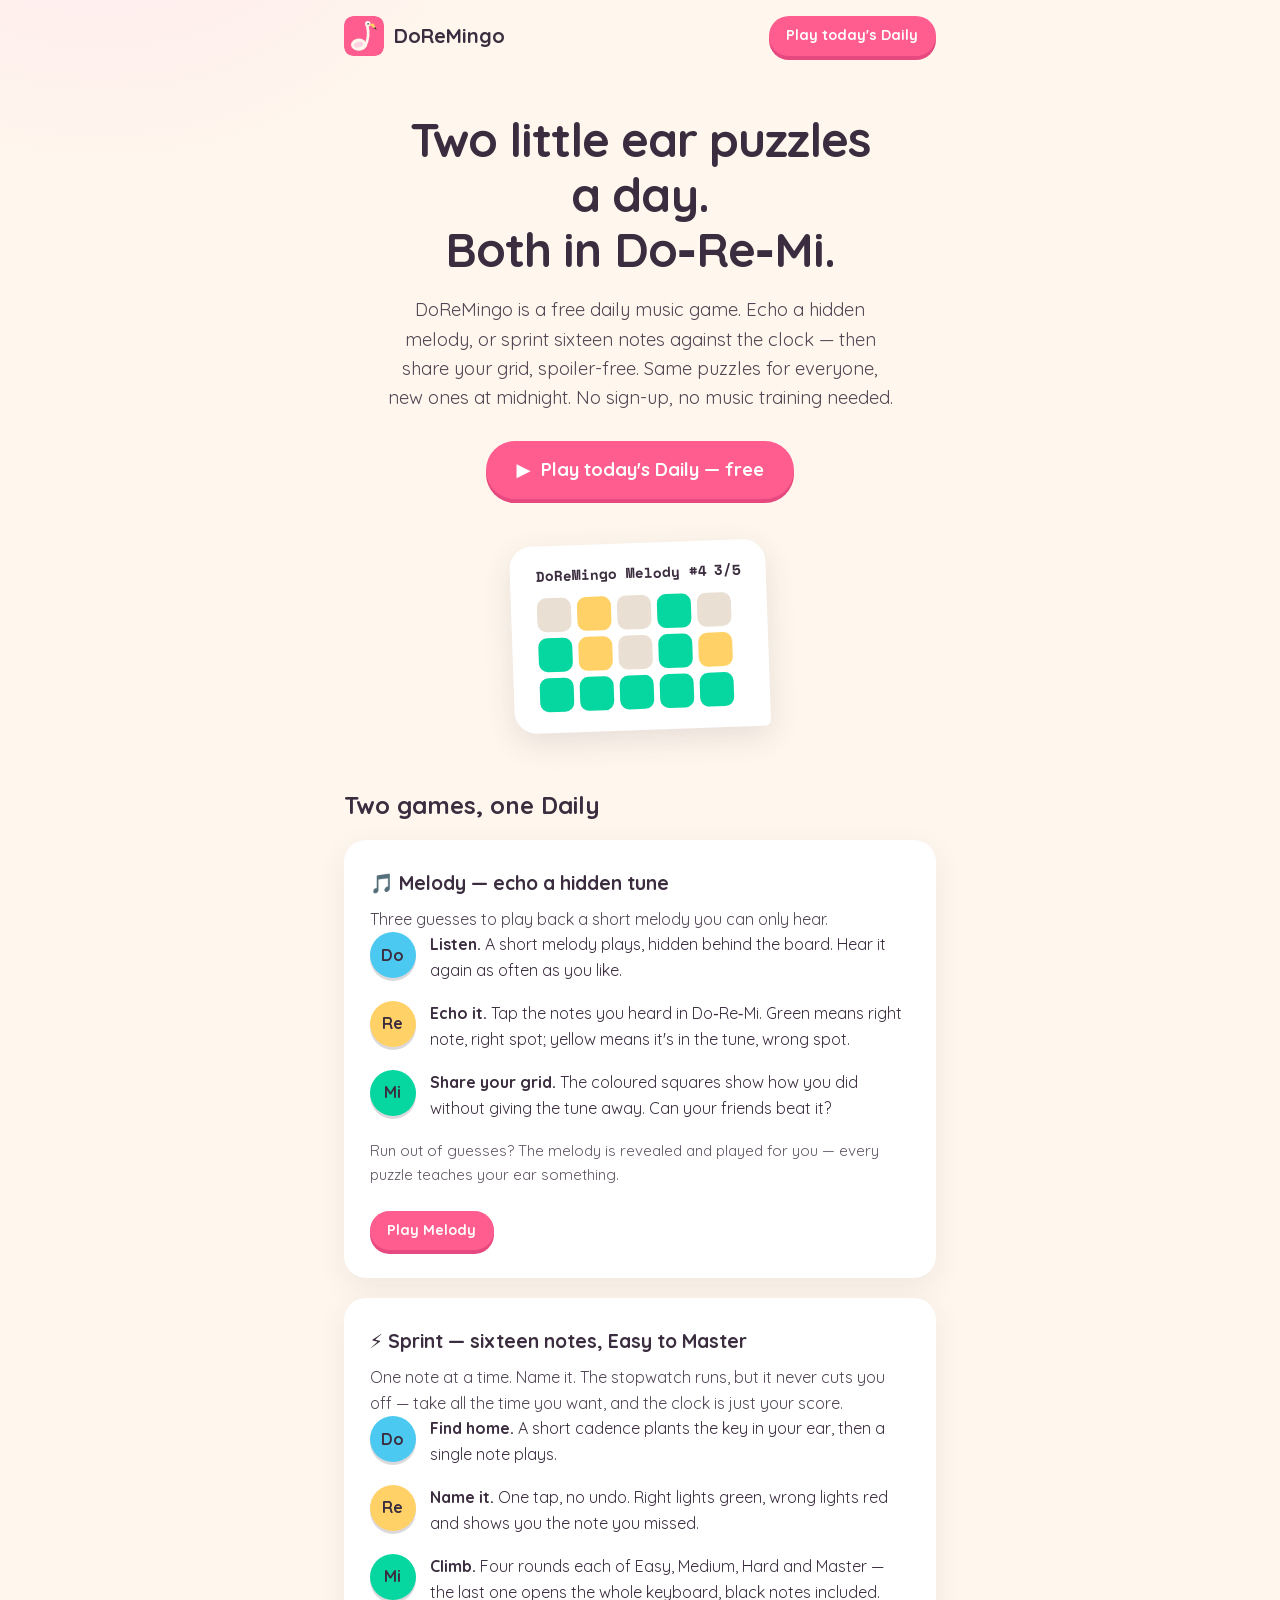
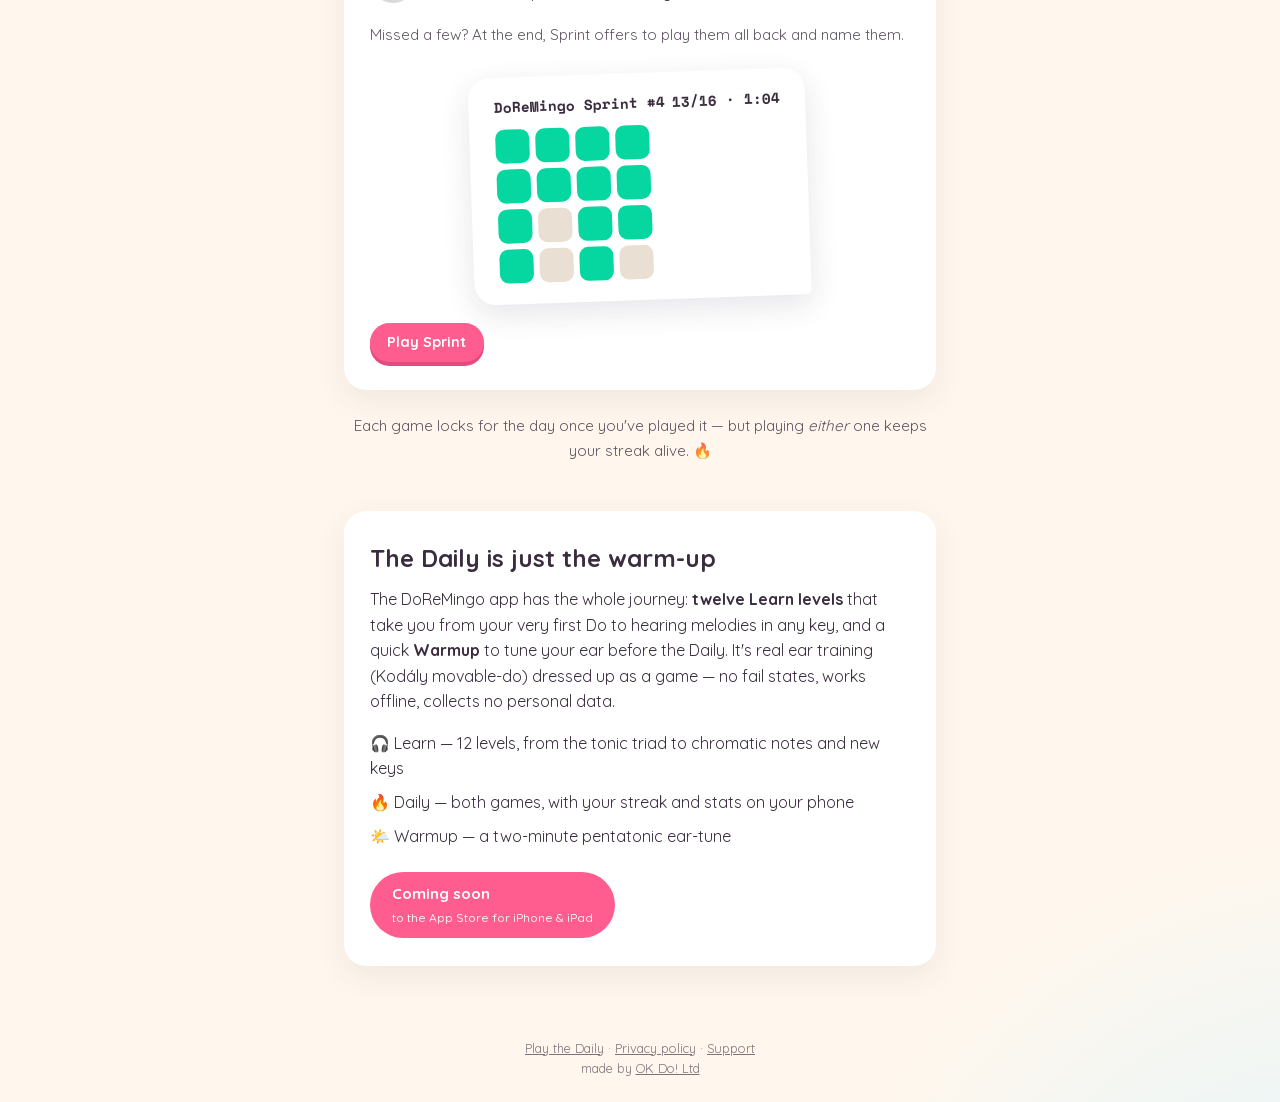
<file: index.html>
<!doctype html>
<html lang="en">
<head>
  <meta charset="utf-8">
  <meta name="viewport" content="width=device-width, initial-scale=1, viewport-fit=cover">
  <title>DoReMingo — two daily ear puzzles: Melody &amp; Sprint</title>
  <meta name="description" content="DoReMingo is a free daily music game. Echo a hidden melody, or sprint sixteen notes from Easy to Master — both in Do-Re-Mi, both the same for everyone, both new at midnight. No sign-up.">
  <link rel="canonical" href="https://www.doremingo.com/">
  <meta property="og:type" content="website">
  <meta property="og:site_name" content="DoReMingo">
  <meta property="og:title" content="DoReMingo — two little ear puzzles a day">
  <meta property="og:description" content="A free daily music game. Echo a hidden melody, or sprint sixteen notes against the clock. Share your grid — new puzzles at midnight.">
  <meta property="og:url" content="https://www.doremingo.com/">
  <meta property="og:image" content="https://www.doremingo.com/og-image.png">
  <meta property="og:image:width" content="1200">
  <meta property="og:image:height" content="630">
  <meta name="twitter:card" content="summary_large_image">
  <link rel="icon" href="flamingo.svg">
  <link rel="apple-touch-icon" href="icon-512.png">
  <meta name="theme-color" content="#fff7ed">
  <link rel="stylesheet" href="style.css">
  <script type="application/ld+json">
  {
    "@context": "https://schema.org",
    "@graph": [
      {
        "@type": "WebSite",
        "@id": "https://www.doremingo.com/#website",
        "url": "https://www.doremingo.com/",
        "name": "DoReMingo",
        "publisher": { "@id": "https://www.doremingo.com/#org" }
      },
      {
        "@type": "Organization",
        "@id": "https://www.doremingo.com/#org",
        "name": "OK Do! Ltd",
        "url": "https://www.okdo.co.uk/",
        "email": "hello@okdo.co.uk"
      },
      {
        "@type": "WebApplication",
        "name": "DoReMingo Daily",
        "url": "https://www.doremingo.com/daily/",
        "applicationCategory": "GameApplication",
        "operatingSystem": "Any (web browser)",
        "offers": { "@type": "Offer", "price": "0", "priceCurrency": "USD" },
        "description": "Two free daily music puzzles: Melody (echo a hidden tune back in Do-Re-Mi solfège) and Sprint (name sixteen single notes, Easy to Master, against a stopwatch). Shared by everyone each day, with Wordle-style spoiler-free sharing.",
        "genre": "Educational, Music",
        "publisher": { "@id": "https://www.doremingo.com/#org" }
      }
    ]
  }
  </script>
</head>
<body>

  <header class="top">
    <a class="brand" href="/">
      <img src="flamingo.svg" alt="" width="40" height="40">
      <span>DoReMingo</span>
    </a>
    <a class="pill pill-small" href="/daily/">Play today's Daily</a>
  </header>

  <main>
    <section class="hero">
      <h1>Two little ear puzzles a&nbsp;day.<br>Both in Do&#8209;Re&#8209;Mi.</h1>
      <p class="tagline">
        DoReMingo is a free daily music game. Echo a hidden melody, or sprint
        sixteen notes against the clock — then share your grid, spoiler-free.
        Same puzzles for everyone, new ones at midnight. No sign-up, no music
        training needed.
      </p>
      <a class="pill pill-big" href="/daily/">▶&nbsp; Play today's Daily — free</a>

      <figure class="share-card" aria-hidden="true">
        <figcaption class="share-line">DoReMingo Melody #4&ensp;3/5</figcaption>
        <div class="grid">
          <div class="row">
            <span class="tile grey"></span><span class="tile yellow"></span><span class="tile grey"></span><span class="tile green"></span><span class="tile grey"></span>
          </div>
          <div class="row">
            <span class="tile green"></span><span class="tile yellow"></span><span class="tile grey"></span><span class="tile green"></span><span class="tile yellow"></span>
          </div>
          <div class="row">
            <span class="tile green"></span><span class="tile green"></span><span class="tile green"></span><span class="tile green"></span><span class="tile green"></span>
          </div>
        </div>
      </figure>
    </section>

    <section class="how">
      <h2>Two games, one Daily</h2>
      <div class="games">

        <div class="game">
          <h3>🎵 Melody — echo a hidden tune</h3>
          <p class="game-lead">Three guesses to play back a short melody you can
          only hear.</p>
          <ol class="steps">
            <li>
              <span class="note-pill np-blue">Do</span>
              <div><strong>Listen.</strong> A short melody plays, hidden behind the
              board. Hear it again as often as you like.</div>
            </li>
            <li>
              <span class="note-pill np-yellow">Re</span>
              <div><strong>Echo it.</strong> Tap the notes you heard in Do&#8209;Re&#8209;Mi.
              Green means right note, right spot; yellow means it's in the tune,
              wrong spot.</div>
            </li>
            <li>
              <span class="note-pill np-green">Mi</span>
              <div><strong>Share your grid.</strong> The coloured squares show how
              you did without giving the tune away. Can your friends beat it?</div>
            </li>
          </ol>
          <p class="how-note">Run out of guesses? The melody is revealed and played
          for you — every puzzle teaches your ear something.</p>
          <a class="pill pill-small" href="/daily/melody/">Play Melody</a>
        </div>

        <div class="game">
          <h3>⚡ Sprint — sixteen notes, Easy to Master</h3>
          <p class="game-lead">One note at a time. Name it. The stopwatch runs,
          but it never cuts you off — take all the time you want, and the clock
          is just your score.</p>
          <ol class="steps">
            <li>
              <span class="note-pill np-blue">Do</span>
              <div><strong>Find home.</strong> A short cadence plants the key in
              your ear, then a single note plays.</div>
            </li>
            <li>
              <span class="note-pill np-yellow">Re</span>
              <div><strong>Name it.</strong> One tap, no undo. Right lights green,
              wrong lights red and shows you the note you missed.</div>
            </li>
            <li>
              <span class="note-pill np-green">Mi</span>
              <div><strong>Climb.</strong> Four rounds each of Easy, Medium, Hard
              and Master — the last one opens the whole keyboard, black notes
              included.</div>
            </li>
          </ol>
          <p class="how-note">Missed a few? At the end, Sprint offers to play
          them all back and name them.</p>

          <figure class="share-card" aria-hidden="true">
            <figcaption class="share-line">DoReMingo Sprint #4&ensp;13/16 · 1:04</figcaption>
            <div class="grid">
              <div class="row">
                <span class="tile green"></span><span class="tile green"></span><span class="tile green"></span><span class="tile green"></span>
              </div>
              <div class="row">
                <span class="tile green"></span><span class="tile green"></span><span class="tile green"></span><span class="tile green"></span>
              </div>
              <div class="row">
                <span class="tile green"></span><span class="tile grey"></span><span class="tile green"></span><span class="tile green"></span>
              </div>
              <div class="row">
                <span class="tile green"></span><span class="tile grey"></span><span class="tile green"></span><span class="tile grey"></span>
              </div>
            </div>
          </figure>

          <a class="pill pill-small" href="/daily/sprint/">Play Sprint</a>
        </div>

      </div>
      <p class="streak-note">Each game locks for the day once you've played it —
      but playing <em>either</em> one keeps your streak alive. 🔥</p>
    </section>

    <section class="app">
      <h2>The Daily is just the warm-up</h2>
      <p>
        The DoReMingo app has the whole journey: <strong>twelve Learn levels</strong>
        that take you from your very first Do to hearing melodies in any key, and a
        quick <strong>Warmup</strong> to tune your ear before the Daily. It's real
        ear training (Kodály movable-do) dressed up as a game — no fail states,
        works offline, collects no personal data.
      </p>
      <ul class="app-list">
        <li>🎧 Learn — 12 levels, from the tonic triad to chromatic notes and new keys</li>
        <li>🔥 Daily — both games, with your streak and stats on your phone</li>
        <li>🌤️ Warmup — a two-minute pentatonic ear-tune</li>
      </ul>
      <span class="badge">Coming soon <span class="sub">to the App&nbsp;Store for&nbsp;iPhone&nbsp;&amp;&nbsp;iPad</span></span>
    </section>
  </main>

  <footer>
    <a href="/daily/">Play the Daily</a> ·
    <a href="/privacy-policy/">Privacy policy</a> ·
    <a href="https://www.okdo.co.uk/doremingo/support/">Support</a><br>
    made by <a href="https://www.okdo.co.uk">OK Do! Ltd</a>
  </footer>

  <!-- Cloudflare Web Analytics --><script defer src='https://static.cloudflareinsights.com/beacon.min.js' data-cf-beacon='{"token": "d03b6b98727e47a8bb2796c9da7fa5ec"}'></script><!-- End Cloudflare Web Analytics -->
</body>
</html>
</file>
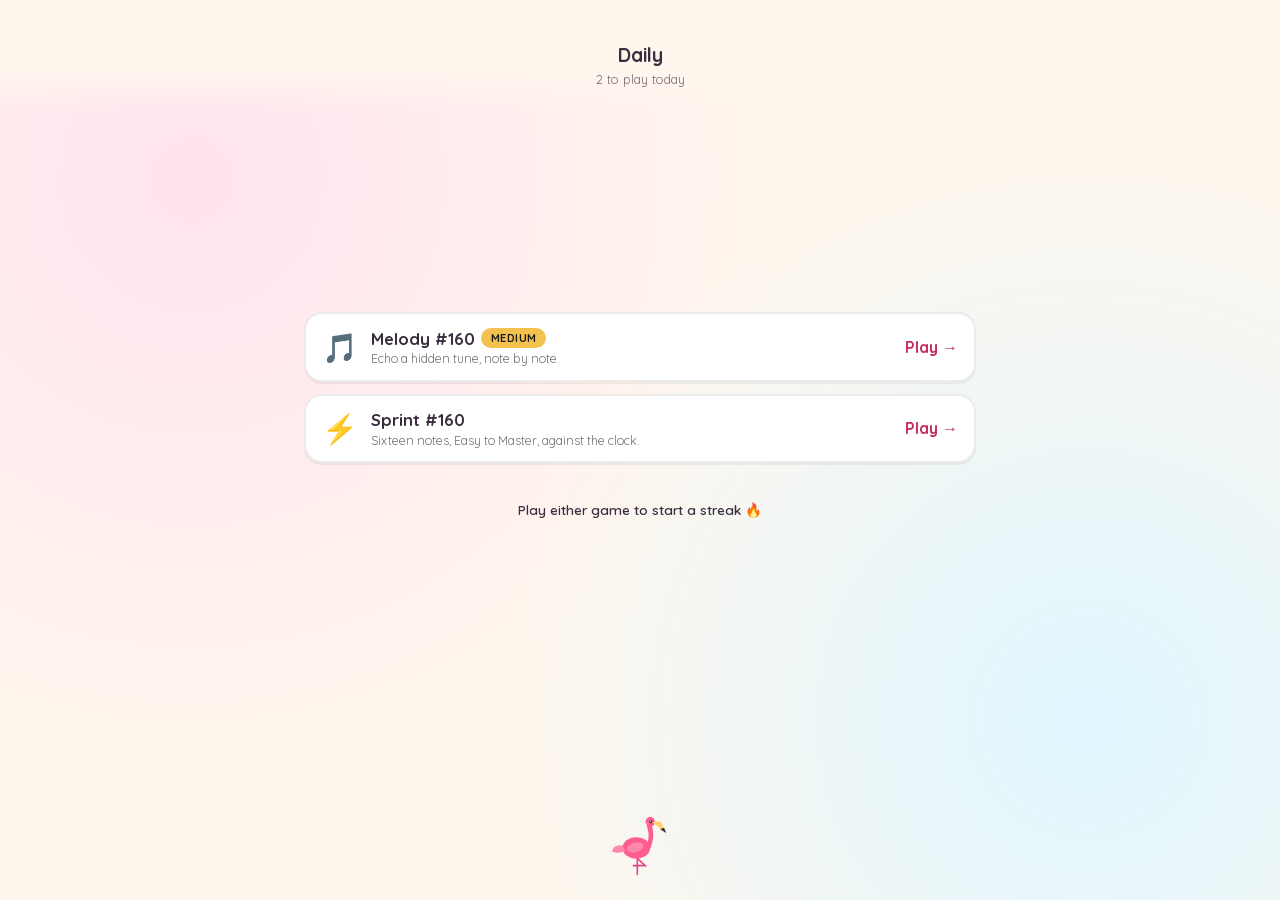
<file: daily/index.html>
<!doctype html>
<html lang="en">
<head>
  <meta charset="utf-8">
  <meta name="viewport" content="width=device-width, initial-scale=1, maximum-scale=1, user-scalable=no, viewport-fit=cover">

  <!-- The deploy root. Every asset below is relative to it, so the one shell
       serves every route: the app routes on real paths (js/main.js), which
       means this file is fetched from /daily/sprint/ as readily as /daily/,
       and "css/style.css" must not resolve against the route.
       "/" suits dev (repo root) and iOS (capacitor:// serves from "/");
       bin/publish-web.sh rewrites it to "/daily/" for the web deploy. -->
  <base href="/daily/">

  <!-- Which deploy this is. Stamped, never inferred: bin/publish-web.sh sets
       "daily-only" for www.doremingo.com/daily/ (Daily and nothing else); the
       app and dev keep "full".
       This used to be guessed from the URL (`/^\/daily/` on the pathname),
       which worked only while routes lived in the hash and the pathname stood
       still. Once /daily/sprint/ became a real route, "served under /daily/"
       and "currently routed to /daily/" became the same string — and the full
       app hid its own Learn tab on any refresh under /daily/. -->
  <meta name="deploy" content="daily-only">

  <!-- route-meta:start — one shell, one card per route. bin/publish-web.sh
       swaps this whole block when it stamps /daily/melody/ and /daily/sprint/,
       so each game unfurls its own preview. Defaults describe the shelf. -->
  <title>DoReMingo Daily — two free daily ear puzzles</title>
  <meta name="description" content="Two daily music puzzles in Do-Re-Mi: echo a hidden melody, or name sixteen notes from Easy to Master against the clock. Same puzzles for everyone, new ones at midnight. Free in your browser — no sign-up, no music training needed.">
  <link rel="canonical" href="https://www.doremingo.com/daily/">
  <meta property="og:type" content="website">
  <meta property="og:site_name" content="DoReMingo">
  <meta property="og:title" content="DoReMingo Daily — two little ear puzzles a day 🦩">
  <meta property="og:description" content="Echo a hidden melody, or sprint sixteen notes against the clock. Share your grid, spoiler-free — new puzzles at midnight, the same for everyone.">
  <meta property="og:url" content="https://www.doremingo.com/daily/">
  <meta property="og:image" content="https://www.doremingo.com/og-image.png">
  <meta property="og:image:width" content="1200">
  <meta property="og:image:height" content="630">
  <meta name="twitter:card" content="summary_large_image">
  <!-- route-meta:end -->

  <link rel="icon" href="assets/favicon.svg">
  <link rel="apple-touch-icon" href="assets/icon-180.png">
  <link rel="manifest" href="manifest.webmanifest">
  <meta name="theme-color" content="#ff5d8f">
  <script>
  // Boot-failure surface. If anything throws before the app boots (old browser
  // that can't parse the module, blocked storage, a failed script/CSS fetch),
  // the page stays blank with the error swallowed — this shows it instead, with
  // a mailto so players can forward it. ES5 on purpose: it must parse on the
  // very browsers whose module parse just failed. main.js sets
  // window.__doremingoBooted when it finishes; errors after that are the app's
  // own problem and stay off this overlay.
  (function () {
    var shown = false;
    function show(message) {
      if (shown || window.__doremingoBooted) return;
      shown = true;
      var detail = message
        + '\n\nPage: ' + location.href
        + '\nBrowser: ' + navigator.userAgent;
      var box = document.createElement('div');
      box.id = 'boot-error';
      box.setAttribute('style', 'position:fixed;left:0;top:0;right:0;bottom:0;z-index:9999;overflow:auto;background:#fff;color:#3a2b33;font-family:system-ui,sans-serif;padding:40px 24px;text-align:center;');
      var h = document.createElement('h1');
      h.setAttribute('style', 'font-size:1.25rem;margin:0 0 12px;');
      h.appendChild(document.createTextNode('🦩 Oops — DoReMingo could not start'));
      var p = document.createElement('p');
      p.setAttribute('style', 'margin:0 0 16px;');
      p.appendChild(document.createTextNode('Something went wrong loading the game on this browser. Please email us this error so we can fix it:'));
      var pre = document.createElement('pre');
      pre.setAttribute('style', 'white-space:pre-wrap;word-break:break-word;text-align:left;background:#ffe3ee;border-radius:10px;padding:12px;font-size:0.78rem;max-width:480px;margin:0 auto 16px;');
      pre.appendChild(document.createTextNode(detail));
      var a = document.createElement('a');
      a.href = 'mailto:doremingo@okdo.co.uk?subject=' + encodeURIComponent('DoReMingo error report')
        + '&body=' + encodeURIComponent(detail);
      a.setAttribute('style', 'display:inline-block;color:#c9184a;font-weight:700;');
      a.appendChild(document.createTextNode('Email doremingo@okdo.co.uk'));
      box.appendChild(h);
      box.appendChild(p);
      box.appendChild(pre);
      box.appendChild(a);
      // On <html>, not <body>: exists before <body> parses and sits outside any
      // body styling (e.g. the opacity fade-in) that could hide it.
      document.documentElement.appendChild(box);
    }
    window.addEventListener('error', function (e) {
      var t = e && e.target;
      // Capture-phase resource failures: only the ones that blank the app
      // (the module script, the stylesheet) — not icons or audio samples.
      if (t && t !== window && (t.src || t.href)) {
        var tag = t.tagName;
        // Analytics beacon is optional — blocked by adblockers, must never
        // trip the boot overlay.
        if (t.src && t.src.indexOf('cloudflareinsights.com') !== -1) return;
        if (tag === 'SCRIPT' || (tag === 'LINK' && t.rel === 'stylesheet')) {
          show('Failed to load: ' + (t.src || t.href));
        }
        return;
      }
      if (e && e.message) {
        // Bare "Script error." with no filename is a cross-origin script the
        // page never loaded (Safari extensions, content blockers). Not ours,
        // carries zero detail — ignore, or it hijacks a working boot.
        if (!e.filename && /^Script error\.?$/.test(e.message)) return;
        show(e.message + (e.filename ? '\n' + e.filename + ':' + e.lineno : ''));
      }
    }, true);
    window.addEventListener('unhandledrejection', function (e) {
      var r = e && e.reason;
      show((r && (r.stack || r.message)) || String(r));
    });
  })();
  </script>
  <link rel="stylesheet" href="css/style.css">
  <script type="application/ld+json">
  {
    "@context": "https://schema.org",
    "@type": "WebApplication",
    "name": "DoReMingo Daily",
    "url": "https://www.doremingo.com/daily/",
    "applicationCategory": "GameApplication",
    "operatingSystem": "Any (web browser)",
    "offers": { "@type": "Offer", "price": "0", "priceCurrency": "USD" },
    "description": "A free daily music puzzle: hear a hidden melody and echo it back in Do-Re-Mi solfège. One shared puzzle a day, spoiler-free sharing, grounded in functional ear training (Kodály movable-do).",
    "genre": "Educational, Music"
  }
  </script>
</head>
<body>
  <main id="app">
    <section id="home-screen" class="screen">
      <button id="menu-btn" class="menu-btn" aria-label="More options" aria-haspopup="true" aria-expanded="false">
        <svg viewBox="0 0 24 24" aria-hidden="true" fill="currentColor"><circle cx="5" cy="12" r="2"/><circle cx="12" cy="12" r="2"/><circle cx="19" cy="12" r="2"/></svg>
      </button>
      <div id="menu-scrim" class="menu-scrim" hidden></div>
      <nav id="menu-popover" class="menu-popover" hidden>
        <button id="menu-tutorial" class="menu-item"><span class="menu-icon"><svg viewBox="0 0 24 24" aria-hidden="true" fill="none" stroke="currentColor" stroke-width="2" stroke-linecap="round" stroke-linejoin="round"><path d="M3 9l9-4 9 4-9 4-9-4z"/><path d="M7 11.2v3.3c0 1.2 2.2 2.2 5 2.2s5-1 5-2.2v-3.3"/><path d="M21 9v4"/></svg></span>Tutorial</button>
        <button id="menu-how" class="menu-item"><span class="menu-icon"><svg viewBox="0 0 24 24" aria-hidden="true" fill="none" stroke="currentColor" stroke-width="2" stroke-linecap="round" stroke-linejoin="round"><circle cx="12" cy="12" r="9"/><path d="M12 11v5"/><path d="M12 7.6h.01"/></svg></span>How it works</button>
        <button id="menu-notes" class="menu-item"><span class="menu-icon"><svg viewBox="0 0 24 24" aria-hidden="true" fill="none" stroke="currentColor" stroke-width="2" stroke-linecap="round" stroke-linejoin="round"><path d="M9 17V5l10-2v12"/><ellipse cx="6.5" cy="17" rx="2.5" ry="2"/><ellipse cx="16.5" cy="15" rx="2.5" ry="2"/></svg></span>Note reference</button>
        <button id="menu-reminders" class="menu-item" hidden><span class="menu-icon"><svg viewBox="0 0 24 24" aria-hidden="true" fill="none" stroke="currentColor" stroke-width="2" stroke-linecap="round" stroke-linejoin="round"><path d="M18 8a6 6 0 1 0-12 0c0 7-3 8-3 8h18s-3-1-3-8"/><path d="M13.7 20a2 2 0 0 1-3.4 0"/></svg></span><span id="menu-reminders-label">Daily reminder</span></button>
        <a id="menu-contact" class="menu-item" href="mailto:doremingo@okdo.co.uk"><span class="menu-icon"><svg viewBox="0 0 24 24" aria-hidden="true" fill="none" stroke="currentColor" stroke-width="2" stroke-linecap="round" stroke-linejoin="round"><rect x="3" y="5" width="18" height="14" rx="2"/><path d="m3 7 9 6 9-6"/></svg></span>Contact</a>
        <button id="menu-reset" class="menu-item danger"><span class="menu-icon"><svg viewBox="0 0 24 24" aria-hidden="true" fill="none" stroke="currentColor" stroke-width="2" stroke-linecap="round" stroke-linejoin="round"><path d="M19.5 13a7.5 7.5 0 1 1-1.8-5.6"/><path d="M18 3v5h-5"/></svg></span>Reset progress</button>
      </nav>
      <div id="home-mascot" class="mascot mascot-lg"></div>
      <h1 class="wordmark"><span class="wm-solfege">DoReMi</span><span class="wm-ngo">ngo</span></h1>
      <p class="tagline">Hear a note. Feel where it lives.</p>
      <p id="journey" class="status"></p>
      <div id="level-list" class="level-list"></div>
      <p id="load-status" class="status" hidden>Warming up the piano…</p>
      <p id="warmup-status" class="status" hidden>Warming up the piano…</p>

      <p id="version-tag" class="footer"></p>
    </section>

    <section id="about-screen" class="screen screen-tall" hidden>
      <header class="quiz-header">
        <button id="about-back-btn" class="back-btn" aria-label="back to all levels">
          <svg viewBox="0 0 24 24" aria-hidden="true"><path d="M15 5 L8 12 L15 19" stroke="currentColor" stroke-width="2.6" fill="none" stroke-linecap="round" stroke-linejoin="round"/></svg>
        </button>
      </header>
      <article class="about">
        <h2>What is DoReMingo?</h2>
        <p>DoReMingo is a free ear-training game that teaches you to recognise musical notes by ear — the skill behind playing songs without sheet music, improvising, and singing in tune. No musical education needed: the game explains everything as you go, and it works right in your browser, on your phone or computer.</p>

        <h2>How does it work?</h2>
        <p>Each round, a short chord pattern shows your ear where <em>home</em> is — the key. Then one mystery note plays, and you say which note it was: Do, Re, Mi and friends. After every answer, the note audibly walks back home step by step, so your ear learns the note's character whether you guessed right or not. Levels start with just three notes and grow gently to every note, minor keys, changing keys and short melodies.</p>

        <h2>The philosophy</h2>
        <p>DoReMingo is built on <strong>functional ear training</strong> — the Kodály movable-do tradition used in real music education. Instead of memorising pitch names (near-impossible for adults) or drilling abstract intervals, you learn how each note <em>feels</em> relative to the key: Re leans down, Ti pulls up, Do rests. That relative skill transfers directly to real music in any key — exactly how experienced musicians hear.</p>
        <p>And because practice only works if you come back: no lives, no fail states, no punishments. Wrong answers teach you the same way right ones do. Just a happy flamingo, bright colours, and your ear getting sharper one note at a time.</p>
      </article>
    </section>

    <section id="notes-screen" class="screen screen-tall" hidden>
      <header class="quiz-header">
        <button id="notes-back-btn" class="back-btn" aria-label="back to all levels">
          <svg viewBox="0 0 24 24" aria-hidden="true"><path d="M15 5 L8 12 L15 19" stroke="currentColor" stroke-width="2.6" fill="none" stroke-linecap="round" stroke-linejoin="round"/></svg>
        </button>
      </header>
      <h2 class="notes-title">The notes 🎵</h2>
      <p class="tagline">Tap a note to hear it — or walk it home.</p>
      <div id="notes-list" class="notes-list"></div>
    </section>

    <section id="theory-screen" class="screen screen-tall" hidden>
      <header class="quiz-header">
        <button id="theory-back-btn" class="back-btn" aria-label="back to all levels">
          <svg viewBox="0 0 24 24" aria-hidden="true"><path d="M15 5 L8 12 L15 19" stroke="currentColor" stroke-width="2.6" fill="none" stroke-linecap="round" stroke-linejoin="round"/></svg>
        </button>
      </header>
      <h2 id="theory-title"></h2>
      <div id="theory-body" class="theory-body"></div>
      <button id="theory-next-btn" class="big-btn">Let’s play</button>
    </section>

    <section id="meet-screen" class="screen" hidden>
      <h2 id="meet-title"></h2>
      <p id="meet-body" class="tagline"></p>
      <div id="meet-stage" class="degrees"></div>
      <p id="meet-walk" class="walk" aria-label="resolution walk"></p>
      <button id="meet-next-btn" class="big-btn">Next</button>
      <button id="meet-skip-btn" class="big-btn secondary">Skip</button>
      <p id="meet-help" class="meet-help" hidden></p>
    </section>

    <section id="quiz-screen" class="screen screen-app quiz-screen" hidden>
      <header class="quiz-header">
        <button id="home-btn" class="back-btn" aria-label="back to all levels">
          <svg viewBox="0 0 24 24" aria-hidden="true"><path d="M15 5 L8 12 L15 19" stroke="currentColor" stroke-width="2.6" fill="none" stroke-linecap="round" stroke-linejoin="round"/></svg>
        </button>
        <div class="bar-track" aria-label="level progress">
          <div id="bar-fill" class="bar-fill"></div>
        </div>
      </header>
      <p id="level-title" class="status"></p>

      <div class="quiz-main">
        <p id="prompt" class="prompt">Listen…</p>
        <div id="answer-slots" class="slots" hidden></div>
        <div id="degree-buttons" class="degrees"></div>
        <p id="walk" class="walk" aria-label="resolution walk"></p>
        <div class="replays">
          <button id="replay-note-btn" class="chip-btn" disabled>🔁 Hear it again</button>
          <button id="replay-cadence-btn" class="chip-btn" disabled>🏠 Hear home</button>
          <button id="backspace-btn" class="chip-btn" hidden>⌫ Undo</button>
        </div>
      </div>

      <div class="mascot-stage">
        <p id="feedback" class="feedback" aria-live="polite"></p>
        <div id="quiz-mascot" class="mascot mascot-sm"></div>
      </div>
      <p class="status kbd-hint">Keys: 1–7 answer · space replays · C plays home</p>
    </section>

    <!-- The Daily picker — the shelf. Each game has its own day lock; the streak
         below is Daily-wide and any one game keeps it alive (ADR-0004). -->
    <section id="picker-screen" class="screen screen-app" hidden>
      <header class="quiz-header titled">
        <button id="picker-back-btn" class="back-btn" aria-label="back to the levels">
          <svg viewBox="0 0 24 24" aria-hidden="true"><path d="M15 5 L8 12 L15 19" stroke="currentColor" stroke-width="2.6" fill="none" stroke-linecap="round" stroke-linejoin="round"/></svg>
        </button>
        <div class="daily-headline">
          <span id="picker-title" class="daily-title">Daily</span>
          <span id="picker-sub" class="daily-sub"></span>
        </div>
      </header>

      <div class="daily-main">
        <div id="picker-cards" class="picker-cards"></div>
        <p id="picker-streak" class="picker-streak" aria-live="polite"></p>
      </div>

      <div class="mascot-stage">
        <div id="picker-mascot" class="mascot mascot-sm"></div>
      </div>
    </section>

    <!-- Daily Sprint — sixteen one-tap Questions climbing Easy → Medium → Hard → Master.
         The clock scores the run; it never cuts it off (ADR-0004). -->
    <section id="sprint-screen" class="screen screen-app" hidden>
      <header class="quiz-header titled">
        <button id="sprint-back-btn" class="back-btn" aria-label="leave the sprint">
          <svg viewBox="0 0 24 24" aria-hidden="true"><path d="M15 5 L8 12 L15 19" stroke="currentColor" stroke-width="2.6" fill="none" stroke-linecap="round" stroke-linejoin="round"/></svg>
        </button>
        <div class="daily-headline">
          <span id="sprint-title" class="daily-title">Sprint</span>
          <span id="sprint-tier" class="daily-tier" hidden></span>
          <span id="sprint-sub" class="daily-sub"></span>
        </div>
        <div class="sprint-meters header-action">
          <span id="sprint-clock" class="sprint-clock">0:00</span>
          <span id="sprint-progress" class="sprint-progress"></span>
        </div>
        <button id="sprint-help-btn" class="menu-btn sprint-help-btn header-action" aria-label="How to play">
          <svg viewBox="0 0 24 24" aria-hidden="true" fill="none" stroke="currentColor" stroke-width="2" stroke-linecap="round" stroke-linejoin="round"><circle cx="12" cy="12" r="9"/><path d="M12 11v5"/><path d="M12 7.6h.01"/></svg>
        </button>
      </header>

      <div id="sprint-help-dialog" class="help-overlay" hidden>
        <div class="help-dialog" role="dialog" aria-modal="true" aria-label="How to play Sprint">
          <h2>How to play Sprint</h2>
          <p>Sixteen notes, one tap each. Hear a note, tap which one it was in Do-Re-Mi.</p>
          <p>You'll hear <b>home</b> 🏠 first — a short chord pattern that shows your ear where the key sits. Every note after that is heard against it.</p>
          <p><b>It gets harder in fours.</b> Four notes from five (<b>Easy</b>), then Ti joins (<b>Medium</b>), then Fa (<b>Hard</b>), and finally the <b>whole keyboard</b> — black keys and all (<b>Master</b>). More keys light up each time, and home replays so you can re-find your feet.</p>
          <p>Master is meant to be hard. Miss the lot and you've still got twelve — it's a bonus row, not a wall.</p>
          <p>The grid fills as you go — green for right, grey for missed — and shows where you are.</p>
          <p><b>The clock never stops you.</b> It times your run for the score, but no note ever runs out: think as long as you like, and replay it as often as you like.</p>
          <p>At the end you can hear the ones you missed, each played and walked back home. Then share your grid — it gives nothing away.</p>
          <button id="sprint-help-close" class="big-btn">Got it</button>
        </div>
      </div>

      <p id="sprint-status" class="status" hidden></p>

      <!-- Practice-only coach bubble: home → one note → your task. -->
      <div id="sprint-tour" class="coach-bubble" role="status" aria-live="polite" hidden>
        <p id="sprint-tour-text"></p>
        <button id="sprint-tour-btn" class="big-btn"></button>
        <button id="sprint-tour-skip" class="tour-skip">Skip the tour</button>
      </div>

      <!-- The grid comes FIRST and never hides, so it anchors the layout: the
           play row, keyboard and result all swap out beneath it and the screen
           doesn't jump between playing and finished. -->
      <div class="daily-main sprint-main">
        <!-- The live grid: one lane per Tier, filling as you go. Doubles as the
             "where am I" marker during the run and the map during the Reveal —
             and it's the same shape the shared result grid pastes as. -->
        <div id="sprint-board" class="daily-board sprint-board" aria-label="your run"></div>

        <div id="sprint-play" class="daily-play">
          <button id="sprint-start-btn" class="big-btn">▶ Start the Sprint</button>
          <button id="sprint-replay-btn" class="big-btn secondary" hidden>🔁 Hear it again</button>
        </div>

        <div id="sprint-degree-buttons" class="degrees daily-palette"></div>

        <div class="daily-practice-row">
          <button id="sprint-practice-btn" class="chip-btn" hidden>🎓 Practice run</button>
        </div>

        <!-- The Reveal runs outside the result card: it walks the missed notes
             home one at a time, with the keyboard still on screen to light up. -->
        <p id="sprint-reveal" class="daily-reveal" aria-live="polite" hidden></p>

        <!-- End of the run: the Reveal is offered, never forced (ADR-0004). -->
        <div id="sprint-finish" class="daily-play" hidden>
          <button id="sprint-reveal-btn" class="big-btn">🔁 Hear what you missed</button>
          <button id="sprint-results-btn" class="big-btn secondary">See results</button>
        </div>

        <div id="sprint-result" class="daily-result" hidden>
          <h2 id="sprint-result-title"></h2>
          <div id="sprint-stats" class="daily-stats"></div>
          <button id="sprint-share-btn" class="big-btn">Share result</button>
          <!-- Second door to the same Reveal: taking "See results" first (or
               coming back tomorrow-morning-brain) shouldn't lose the teaching. -->
          <button id="sprint-result-reveal-btn" class="big-btn secondary" hidden>🔁 Hear what you missed</button>
          <p id="sprint-share-status" class="status" aria-live="polite"></p>

          <!-- The shelf's other games, if any are still unplayed today. Sits
               above the countdown: "play this now" beats "come back tomorrow". -->
          <div id="sprint-next" class="daily-next" hidden>
            <p id="sprint-next-lead" class="daily-next-lead"></p>
            <div id="sprint-next-cards" class="picker-cards"></div>
          </div>

          <p id="sprint-countdown" class="status"></p>
        </div>
      </div>

      <div id="sprint-mascot-stage" class="mascot-stage">
        <p id="sprint-feedback" class="feedback" aria-live="polite"></p>
        <div id="sprint-mascot" class="mascot mascot-sm"></div>
      </div>
    </section>

    <section id="daily-screen" class="screen screen-app" hidden>
      <header class="quiz-header titled">
        <button id="daily-back-btn" class="back-btn" aria-label="leave the daily puzzle">
          <svg viewBox="0 0 24 24" aria-hidden="true"><path d="M15 5 L8 12 L15 19" stroke="currentColor" stroke-width="2.6" fill="none" stroke-linecap="round" stroke-linejoin="round"/></svg>
        </button>
        <div class="daily-headline">
          <span id="daily-title" class="daily-title">Daily</span>
          <span id="daily-tier" class="daily-tier" hidden></span>
          <span id="daily-sub" class="daily-sub"></span>
        </div>
        <button id="daily-help-btn" class="menu-btn daily-help-btn header-action" aria-label="How to play">
          <svg viewBox="0 0 24 24" aria-hidden="true" fill="none" stroke="currentColor" stroke-width="2" stroke-linecap="round" stroke-linejoin="round"><circle cx="12" cy="12" r="9"/><path d="M12 11v5"/><path d="M12 7.6h.01"/></svg>
        </button>
      </header>

      <div id="daily-help-dialog" class="help-overlay" hidden>
        <div class="help-dialog" role="dialog" aria-modal="true" aria-label="How to play Daily">
          <h2>How to play Daily</h2>
          <p>One shared puzzle a day: hear a hidden tune, tap it back in Do-Re-Mi.</p>
          <p>First you'll hear <b>home</b> 🏠 — a short chord pattern that shows your ear where the key sits. Then the tune plays.</p>
          <p><b>Solid dot</b> = right note, right spot. <b>Hollow ring</b> = in the tune, another spot. Plain = not in the tune (button greys out).</p>
          <p>Run out of guesses and the tune is revealed — no losing, just learning.</p>
          <button id="daily-help-close" class="big-btn">Got it</button>
        </div>
      </div>

      <p id="daily-status" class="status" hidden>Warming up the piano…</p>

      <div id="daily-tour" class="coach-bubble" role="status" aria-live="polite" hidden>
        <p id="daily-tour-text"></p>
        <button id="daily-tour-btn" class="big-btn"></button>
        <button id="daily-tour-skip" class="tour-skip">Skip the tour</button>
      </div>

      <!-- Play cluster + result share one vertically-centred band (like
           .quiz-main) so the board/keyboard sit in the middle of tall screens
           instead of jamming under the header. Mingo stays pinned below. -->
      <div class="daily-main">
        <div id="daily-play" class="daily-play">
          <button id="daily-home-btn" class="big-btn secondary" hidden>🏠 Hear home</button>
          <button id="daily-play-btn" class="big-btn">▶ Play Home &amp; Tune</button>
        </div>

        <div id="daily-board" class="daily-board" aria-label="your guesses"></div>

        <div id="daily-degree-buttons" class="degrees daily-palette"></div>

        <div class="daily-practice-row">
          <button id="daily-practice-btn" class="chip-btn" hidden>🎓 Practice tune</button>
        </div>

        <div id="daily-result" class="daily-result" hidden>
          <h2 id="daily-result-title"></h2>
          <p id="daily-reveal" class="daily-reveal" hidden></p>
          <div id="daily-stats" class="daily-stats"></div>
          <button id="daily-share-btn" class="big-btn">Share result</button>
          <p id="daily-share-status" class="status" aria-live="polite"></p>

          <!-- The shelf's other games, if any are still unplayed today. Sits
               above the countdown: "play this now" beats "come back tomorrow". -->
          <div id="daily-next" class="daily-next" hidden>
            <p id="daily-next-lead" class="daily-next-lead"></p>
            <div id="daily-next-cards" class="picker-cards"></div>
          </div>

          <p id="daily-countdown" class="status"></p>
        </div>
      </div>

      <div id="daily-mascot-stage" class="mascot-stage">
        <p id="daily-feedback" class="feedback" aria-live="polite"></p>
        <div id="daily-mascot" class="mascot mascot-sm"></div>
      </div>
    </section>

    <section id="clear-screen" class="screen" hidden>
      <div id="clear-mascot" class="mascot mascot-lg party"></div>
      <h1 id="clear-title">Level cleared! 🎉</h1>
      <p id="clear-message" class="tagline">Your ear is getting sharper. 🦩</p>
      <button id="next-level-btn" class="big-btn">Next level</button>
      <button id="map-btn" class="big-btn secondary">All levels</button>
    </section>
  </main>

  <nav id="tabbar" class="tabbar" aria-label="Modes" hidden>
    <button id="tab-learn" class="tab-btn" type="button">
      <svg class="tab-icon" viewBox="0 0 24 24" aria-hidden="true" fill="none" stroke="currentColor" stroke-width="2" stroke-linecap="round" stroke-linejoin="round"><path d="M3 9l9-4 9 4-9 4-9-4z"/><path d="M7 11.2v3.3c0 1.2 2.2 2.2 5 2.2s5-1 5-2.2v-3.3"/><path d="M21 9v4"/></svg>
      <span class="tab-label">Learn</span>
    </button>
    <button id="tab-daily" class="tab-btn" type="button">
      <svg class="tab-icon" viewBox="0 0 24 24" aria-hidden="true" fill="none" stroke="currentColor" stroke-width="2" stroke-linecap="round" stroke-linejoin="round"><rect x="3" y="4.5" width="18" height="16" rx="2"/><path d="M3 9h18"/><path d="M8 2.5v4"/><path d="M16 2.5v4"/><path d="M12 13.5h.01"/></svg>
      <span class="tab-label">Daily</span>
    </button>
    <button id="tab-warmup" class="tab-btn" type="button">
      <svg class="tab-icon" viewBox="0 0 24 24" aria-hidden="true" fill="none" stroke="currentColor" stroke-width="2" stroke-linecap="round" stroke-linejoin="round"><path d="M3 12h4l2-6 4 13 2.5-7H21"/></svg>
      <span class="tab-label">Warmup</span>
    </button>
  </nav>

  <button id="load-error" class="load-error" hidden></button>
  <script type="module" src="js/main.js"></script>
  <!-- Cloudflare Web Analytics --><script defer src='https://static.cloudflareinsights.com/beacon.min.js' data-cf-beacon='{"token": "d03b6b98727e47a8bb2796c9da7fa5ec"}'></script><!-- End Cloudflare Web Analytics -->
</body>
</html>
</file>
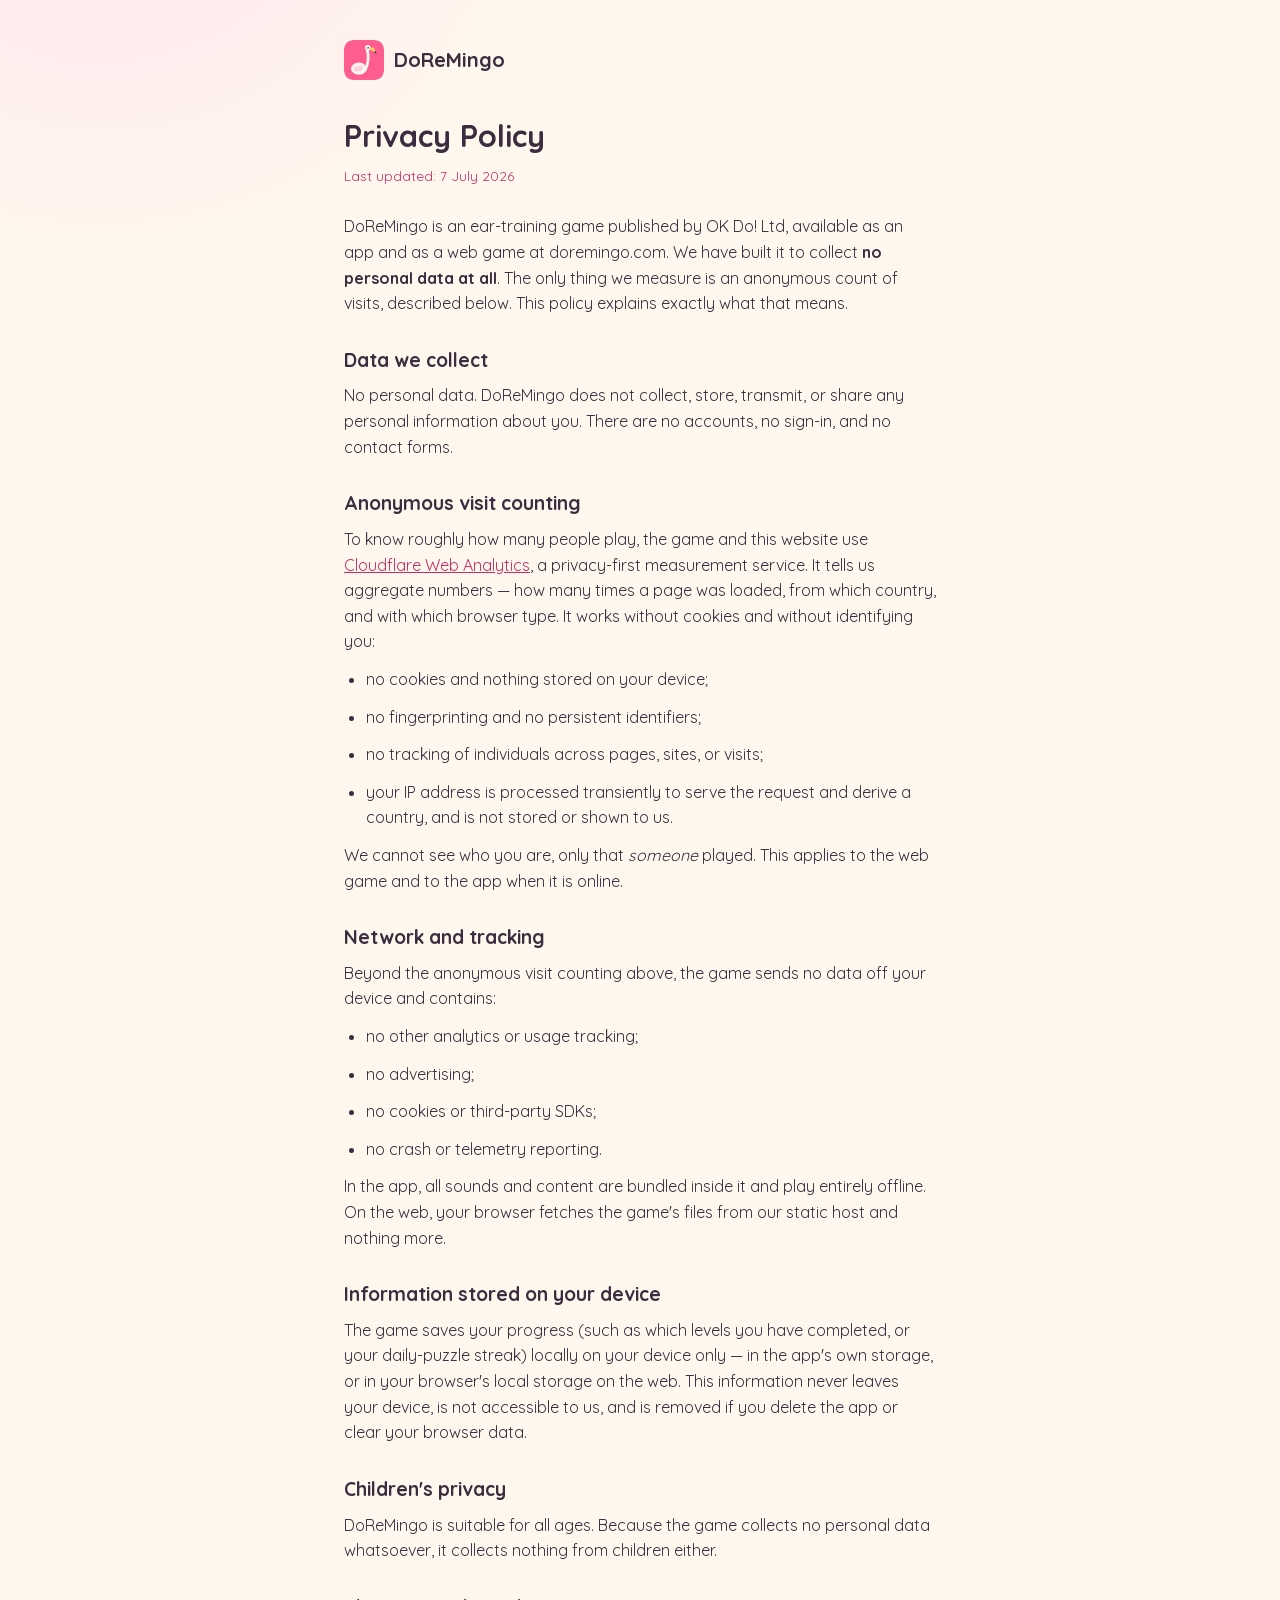
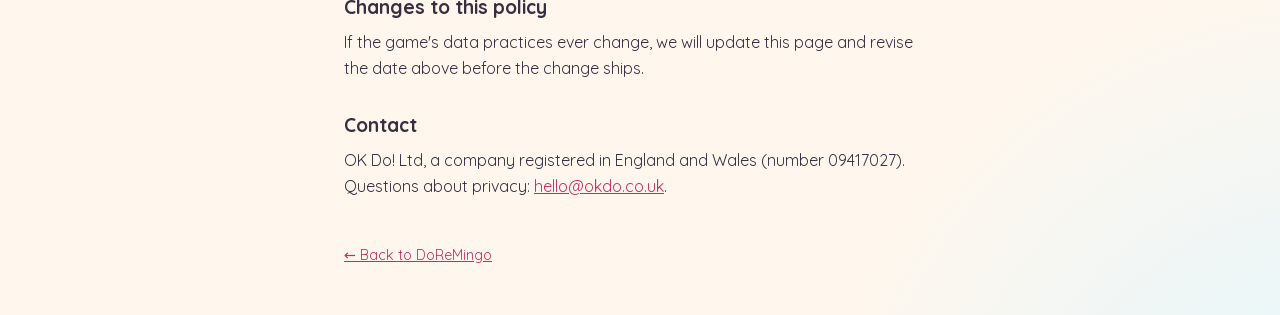
<file: privacy-policy/index.html>
<!doctype html>
<html lang="en">
<head>
  <meta charset="utf-8">
  <meta name="viewport" content="width=device-width, initial-scale=1, viewport-fit=cover">
  <title>DoReMingo — Privacy Policy</title>
  <meta name="description" content="DoReMingo collects no personal data. This privacy policy explains how the app and the web game handle information.">
  <meta name="robots" content="index, follow">
  <link rel="canonical" href="https://www.doremingo.com/privacy-policy/">
  <link rel="icon" href="../flamingo.svg">
  <link rel="stylesheet" href="../style.css">
</head>
<body>
  <article class="doc">
    <a class="brand" href="/">
      <img src="../flamingo.svg" alt="" width="40" height="40">
      <span>DoReMingo</span>
    </a>

    <h1>Privacy Policy</h1>
    <p class="updated">Last updated: 7 July 2026</p>

    <p>
      DoReMingo is an ear-training game published by OK Do! Ltd, available as an
      app and as a web game at doremingo.com. We have built it to collect
      <strong>no personal data at all</strong>. The only thing we measure is an
      anonymous count of visits, described below. This policy explains exactly
      what that means.
    </p>

    <h2>Data we collect</h2>
    <p>
      No personal data. DoReMingo does not collect, store, transmit, or share
      any personal information about you. There are no accounts, no sign-in,
      and no contact forms.
    </p>

    <h2>Anonymous visit counting</h2>
    <p>
      To know roughly how many people play, the game and this website use
      <a href="https://www.cloudflare.com/web-analytics/">Cloudflare Web
      Analytics</a>, a privacy-first measurement service. It tells us aggregate
      numbers — how many times a page was loaded, from which country, and with
      which browser type. It works without cookies and without identifying you:
    </p>
    <ul>
      <li>no cookies and nothing stored on your device;</li>
      <li>no fingerprinting and no persistent identifiers;</li>
      <li>no tracking of individuals across pages, sites, or visits;</li>
      <li>your IP address is processed transiently to serve the request and
        derive a country, and is not stored or shown to us.</li>
    </ul>
    <p>
      We cannot see who you are, only that <em>someone</em> played. This applies
      to the web game and to the app when it is online.
    </p>

    <h2>Network and tracking</h2>
    <p>
      Beyond the anonymous visit counting above, the game sends no data off
      your device and contains:
    </p>
    <ul>
      <li>no other analytics or usage tracking;</li>
      <li>no advertising;</li>
      <li>no cookies or third-party SDKs;</li>
      <li>no crash or telemetry reporting.</li>
    </ul>
    <p>
      In the app, all sounds and content are bundled inside it and play entirely
      offline. On the web, your browser fetches the game's files from our static
      host and nothing more.
    </p>

    <h2>Information stored on your device</h2>
    <p>
      The game saves your progress (such as which levels you have completed, or
      your daily-puzzle streak) locally on your device only — in the app's own
      storage, or in your browser's local storage on the web. This information
      never leaves your device, is not accessible to us, and is removed if you
      delete the app or clear your browser data.
    </p>

    <h2>Children's privacy</h2>
    <p>
      DoReMingo is suitable for all ages. Because the game collects no personal
      data whatsoever, it collects nothing from children either.
    </p>

    <h2>Changes to this policy</h2>
    <p>
      If the game's data practices ever change, we will update this page and revise
      the date above before the change ships.
    </p>

    <h2>Contact</h2>
    <p>
      OK Do! Ltd, a company registered in England and Wales (number 09417027).
      Questions about privacy: <a href="mailto:hello@okdo.co.uk">hello@okdo.co.uk</a>.
    </p>

    <a class="back" href="/">← Back to DoReMingo</a>
  </article>
</body>
</html>
</file>
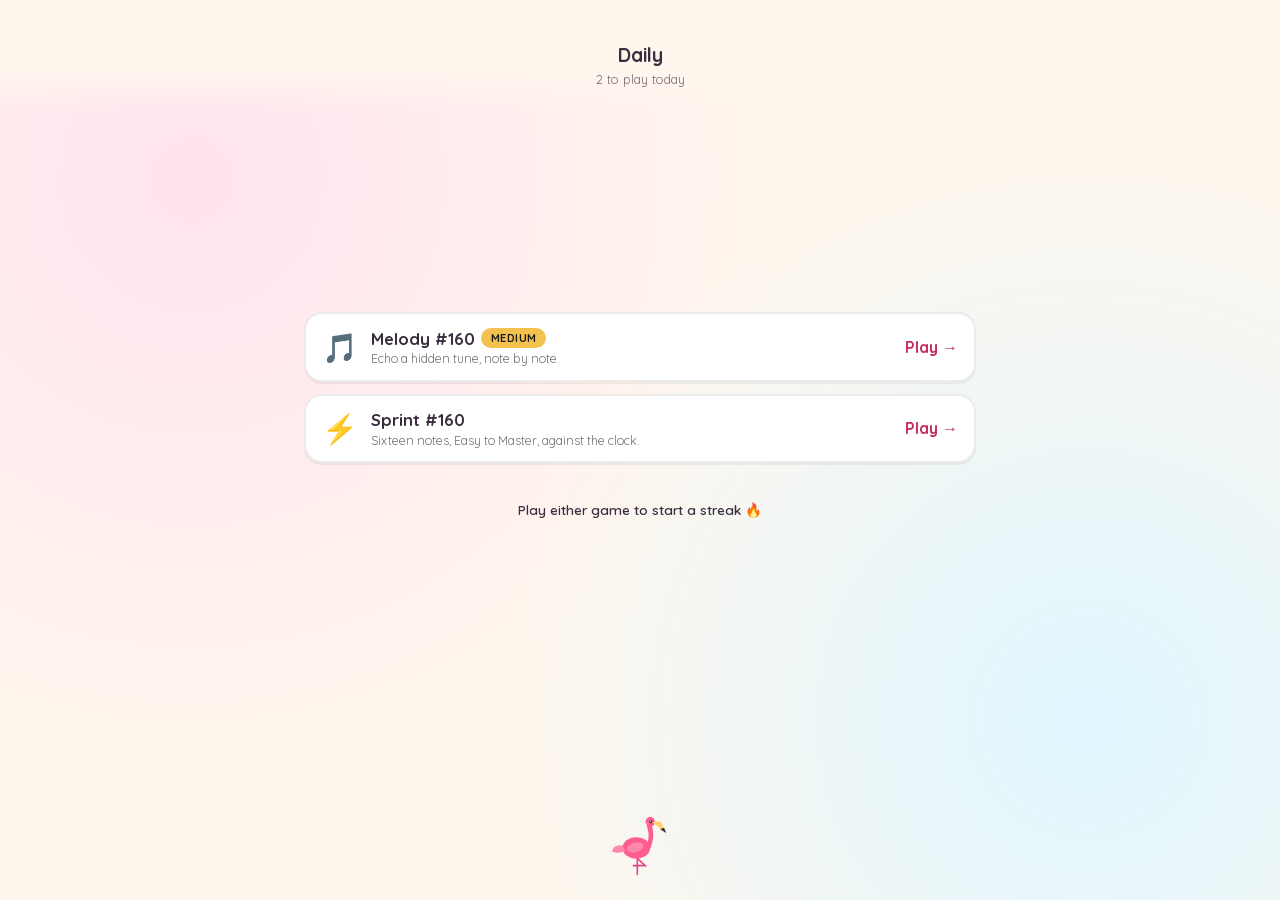
<file: daily/melody/index.html>
<!doctype html>
<html lang="en">
<head>
  <meta charset="utf-8">
  <meta name="viewport" content="width=device-width, initial-scale=1, maximum-scale=1, user-scalable=no, viewport-fit=cover">

  <!-- The deploy root. Every asset below is relative to it, so the one shell
       serves every route: the app routes on real paths (js/main.js), which
       means this file is fetched from /daily/sprint/ as readily as /daily/,
       and "css/style.css" must not resolve against the route.
       "/" suits dev (repo root) and iOS (capacitor:// serves from "/");
       bin/publish-web.sh rewrites it to "/daily/" for the web deploy. -->
  <base href="/daily/">

  <!-- Which deploy this is. Stamped, never inferred: bin/publish-web.sh sets
       "daily-only" for www.doremingo.com/daily/ (Daily and nothing else); the
       app and dev keep "full".
       This used to be guessed from the URL (`/^\/daily/` on the pathname),
       which worked only while routes lived in the hash and the pathname stood
       still. Once /daily/sprint/ became a real route, "served under /daily/"
       and "currently routed to /daily/" became the same string — and the full
       app hid its own Learn tab on any refresh under /daily/. -->
  <meta name="deploy" content="daily-only">

  <!-- route-meta: melody — stamped by bin/publish-web.sh, do not hand-edit. -->
  <title>DoReMingo Melody — echo today's hidden tune</title>
  <meta name="description" content="Hear today's hidden melody and echo it back in Do-Re-Mi. Three guesses, same tune for everyone, new one at midnight. Free in your browser — no sign-up.">
  <link rel="canonical" href="https://www.doremingo.com/daily/melody/">
  <meta property="og:type" content="website">
  <meta property="og:site_name" content="DoReMingo">
  <meta property="og:title" content="DoReMingo Melody — can you echo today's tune? 🎵">
  <meta property="og:description" content="A tiny daily ear puzzle: listen to a hidden melody, play it back in Do-Re-Mi, share your grid. New tune at midnight — same one for everyone.">
  <meta property="og:url" content="https://www.doremingo.com/daily/melody/">
  <meta property="og:image" content="https://www.doremingo.com/og-melody.png">
  <meta property="og:image:width" content="1200">
  <meta property="og:image:height" content="630">
  <meta name="twitter:card" content="summary_large_image">

  <link rel="icon" href="assets/favicon.svg">
  <link rel="apple-touch-icon" href="assets/icon-180.png">
  <link rel="manifest" href="manifest.webmanifest">
  <meta name="theme-color" content="#ff5d8f">
  <script>
  // Boot-failure surface. If anything throws before the app boots (old browser
  // that can't parse the module, blocked storage, a failed script/CSS fetch),
  // the page stays blank with the error swallowed — this shows it instead, with
  // a mailto so players can forward it. ES5 on purpose: it must parse on the
  // very browsers whose module parse just failed. main.js sets
  // window.__doremingoBooted when it finishes; errors after that are the app's
  // own problem and stay off this overlay.
  (function () {
    var shown = false;
    function show(message) {
      if (shown || window.__doremingoBooted) return;
      shown = true;
      var detail = message
        + '\n\nPage: ' + location.href
        + '\nBrowser: ' + navigator.userAgent;
      var box = document.createElement('div');
      box.id = 'boot-error';
      box.setAttribute('style', 'position:fixed;left:0;top:0;right:0;bottom:0;z-index:9999;overflow:auto;background:#fff;color:#3a2b33;font-family:system-ui,sans-serif;padding:40px 24px;text-align:center;');
      var h = document.createElement('h1');
      h.setAttribute('style', 'font-size:1.25rem;margin:0 0 12px;');
      h.appendChild(document.createTextNode('🦩 Oops — DoReMingo could not start'));
      var p = document.createElement('p');
      p.setAttribute('style', 'margin:0 0 16px;');
      p.appendChild(document.createTextNode('Something went wrong loading the game on this browser. Please email us this error so we can fix it:'));
      var pre = document.createElement('pre');
      pre.setAttribute('style', 'white-space:pre-wrap;word-break:break-word;text-align:left;background:#ffe3ee;border-radius:10px;padding:12px;font-size:0.78rem;max-width:480px;margin:0 auto 16px;');
      pre.appendChild(document.createTextNode(detail));
      var a = document.createElement('a');
      a.href = 'mailto:doremingo@okdo.co.uk?subject=' + encodeURIComponent('DoReMingo error report')
        + '&body=' + encodeURIComponent(detail);
      a.setAttribute('style', 'display:inline-block;color:#c9184a;font-weight:700;');
      a.appendChild(document.createTextNode('Email doremingo@okdo.co.uk'));
      box.appendChild(h);
      box.appendChild(p);
      box.appendChild(pre);
      box.appendChild(a);
      // On <html>, not <body>: exists before <body> parses and sits outside any
      // body styling (e.g. the opacity fade-in) that could hide it.
      document.documentElement.appendChild(box);
    }
    window.addEventListener('error', function (e) {
      var t = e && e.target;
      // Capture-phase resource failures: only the ones that blank the app
      // (the module script, the stylesheet) — not icons or audio samples.
      if (t && t !== window && (t.src || t.href)) {
        var tag = t.tagName;
        // Analytics beacon is optional — blocked by adblockers, must never
        // trip the boot overlay.
        if (t.src && t.src.indexOf('cloudflareinsights.com') !== -1) return;
        if (tag === 'SCRIPT' || (tag === 'LINK' && t.rel === 'stylesheet')) {
          show('Failed to load: ' + (t.src || t.href));
        }
        return;
      }
      if (e && e.message) {
        // Bare "Script error." with no filename is a cross-origin script the
        // page never loaded (Safari extensions, content blockers). Not ours,
        // carries zero detail — ignore, or it hijacks a working boot.
        if (!e.filename && /^Script error\.?$/.test(e.message)) return;
        show(e.message + (e.filename ? '\n' + e.filename + ':' + e.lineno : ''));
      }
    }, true);
    window.addEventListener('unhandledrejection', function (e) {
      var r = e && e.reason;
      show((r && (r.stack || r.message)) || String(r));
    });
  })();
  </script>
  <link rel="stylesheet" href="css/style.css">
  <script type="application/ld+json">
  {
    "@context": "https://schema.org",
    "@type": "WebApplication",
    "name": "DoReMingo Daily",
    "url": "https://www.doremingo.com/daily/",
    "applicationCategory": "GameApplication",
    "operatingSystem": "Any (web browser)",
    "offers": { "@type": "Offer", "price": "0", "priceCurrency": "USD" },
    "description": "A free daily music puzzle: hear a hidden melody and echo it back in Do-Re-Mi solfège. One shared puzzle a day, spoiler-free sharing, grounded in functional ear training (Kodály movable-do).",
    "genre": "Educational, Music"
  }
  </script>
</head>
<body>
  <main id="app">
    <section id="home-screen" class="screen">
      <button id="menu-btn" class="menu-btn" aria-label="More options" aria-haspopup="true" aria-expanded="false">
        <svg viewBox="0 0 24 24" aria-hidden="true" fill="currentColor"><circle cx="5" cy="12" r="2"/><circle cx="12" cy="12" r="2"/><circle cx="19" cy="12" r="2"/></svg>
      </button>
      <div id="menu-scrim" class="menu-scrim" hidden></div>
      <nav id="menu-popover" class="menu-popover" hidden>
        <button id="menu-tutorial" class="menu-item"><span class="menu-icon"><svg viewBox="0 0 24 24" aria-hidden="true" fill="none" stroke="currentColor" stroke-width="2" stroke-linecap="round" stroke-linejoin="round"><path d="M3 9l9-4 9 4-9 4-9-4z"/><path d="M7 11.2v3.3c0 1.2 2.2 2.2 5 2.2s5-1 5-2.2v-3.3"/><path d="M21 9v4"/></svg></span>Tutorial</button>
        <button id="menu-how" class="menu-item"><span class="menu-icon"><svg viewBox="0 0 24 24" aria-hidden="true" fill="none" stroke="currentColor" stroke-width="2" stroke-linecap="round" stroke-linejoin="round"><circle cx="12" cy="12" r="9"/><path d="M12 11v5"/><path d="M12 7.6h.01"/></svg></span>How it works</button>
        <button id="menu-notes" class="menu-item"><span class="menu-icon"><svg viewBox="0 0 24 24" aria-hidden="true" fill="none" stroke="currentColor" stroke-width="2" stroke-linecap="round" stroke-linejoin="round"><path d="M9 17V5l10-2v12"/><ellipse cx="6.5" cy="17" rx="2.5" ry="2"/><ellipse cx="16.5" cy="15" rx="2.5" ry="2"/></svg></span>Note reference</button>
        <button id="menu-reminders" class="menu-item" hidden><span class="menu-icon"><svg viewBox="0 0 24 24" aria-hidden="true" fill="none" stroke="currentColor" stroke-width="2" stroke-linecap="round" stroke-linejoin="round"><path d="M18 8a6 6 0 1 0-12 0c0 7-3 8-3 8h18s-3-1-3-8"/><path d="M13.7 20a2 2 0 0 1-3.4 0"/></svg></span><span id="menu-reminders-label">Daily reminder</span></button>
        <a id="menu-contact" class="menu-item" href="mailto:doremingo@okdo.co.uk"><span class="menu-icon"><svg viewBox="0 0 24 24" aria-hidden="true" fill="none" stroke="currentColor" stroke-width="2" stroke-linecap="round" stroke-linejoin="round"><rect x="3" y="5" width="18" height="14" rx="2"/><path d="m3 7 9 6 9-6"/></svg></span>Contact</a>
        <button id="menu-reset" class="menu-item danger"><span class="menu-icon"><svg viewBox="0 0 24 24" aria-hidden="true" fill="none" stroke="currentColor" stroke-width="2" stroke-linecap="round" stroke-linejoin="round"><path d="M19.5 13a7.5 7.5 0 1 1-1.8-5.6"/><path d="M18 3v5h-5"/></svg></span>Reset progress</button>
      </nav>
      <div id="home-mascot" class="mascot mascot-lg"></div>
      <h1 class="wordmark"><span class="wm-solfege">DoReMi</span><span class="wm-ngo">ngo</span></h1>
      <p class="tagline">Hear a note. Feel where it lives.</p>
      <p id="journey" class="status"></p>
      <div id="level-list" class="level-list"></div>
      <p id="load-status" class="status" hidden>Warming up the piano…</p>
      <p id="warmup-status" class="status" hidden>Warming up the piano…</p>

      <p id="version-tag" class="footer"></p>
    </section>

    <section id="about-screen" class="screen screen-tall" hidden>
      <header class="quiz-header">
        <button id="about-back-btn" class="back-btn" aria-label="back to all levels">
          <svg viewBox="0 0 24 24" aria-hidden="true"><path d="M15 5 L8 12 L15 19" stroke="currentColor" stroke-width="2.6" fill="none" stroke-linecap="round" stroke-linejoin="round"/></svg>
        </button>
      </header>
      <article class="about">
        <h2>What is DoReMingo?</h2>
        <p>DoReMingo is a free ear-training game that teaches you to recognise musical notes by ear — the skill behind playing songs without sheet music, improvising, and singing in tune. No musical education needed: the game explains everything as you go, and it works right in your browser, on your phone or computer.</p>

        <h2>How does it work?</h2>
        <p>Each round, a short chord pattern shows your ear where <em>home</em> is — the key. Then one mystery note plays, and you say which note it was: Do, Re, Mi and friends. After every answer, the note audibly walks back home step by step, so your ear learns the note's character whether you guessed right or not. Levels start with just three notes and grow gently to every note, minor keys, changing keys and short melodies.</p>

        <h2>The philosophy</h2>
        <p>DoReMingo is built on <strong>functional ear training</strong> — the Kodály movable-do tradition used in real music education. Instead of memorising pitch names (near-impossible for adults) or drilling abstract intervals, you learn how each note <em>feels</em> relative to the key: Re leans down, Ti pulls up, Do rests. That relative skill transfers directly to real music in any key — exactly how experienced musicians hear.</p>
        <p>And because practice only works if you come back: no lives, no fail states, no punishments. Wrong answers teach you the same way right ones do. Just a happy flamingo, bright colours, and your ear getting sharper one note at a time.</p>
      </article>
    </section>

    <section id="notes-screen" class="screen screen-tall" hidden>
      <header class="quiz-header">
        <button id="notes-back-btn" class="back-btn" aria-label="back to all levels">
          <svg viewBox="0 0 24 24" aria-hidden="true"><path d="M15 5 L8 12 L15 19" stroke="currentColor" stroke-width="2.6" fill="none" stroke-linecap="round" stroke-linejoin="round"/></svg>
        </button>
      </header>
      <h2 class="notes-title">The notes 🎵</h2>
      <p class="tagline">Tap a note to hear it — or walk it home.</p>
      <div id="notes-list" class="notes-list"></div>
    </section>

    <section id="theory-screen" class="screen screen-tall" hidden>
      <header class="quiz-header">
        <button id="theory-back-btn" class="back-btn" aria-label="back to all levels">
          <svg viewBox="0 0 24 24" aria-hidden="true"><path d="M15 5 L8 12 L15 19" stroke="currentColor" stroke-width="2.6" fill="none" stroke-linecap="round" stroke-linejoin="round"/></svg>
        </button>
      </header>
      <h2 id="theory-title"></h2>
      <div id="theory-body" class="theory-body"></div>
      <button id="theory-next-btn" class="big-btn">Let’s play</button>
    </section>

    <section id="meet-screen" class="screen" hidden>
      <h2 id="meet-title"></h2>
      <p id="meet-body" class="tagline"></p>
      <div id="meet-stage" class="degrees"></div>
      <p id="meet-walk" class="walk" aria-label="resolution walk"></p>
      <button id="meet-next-btn" class="big-btn">Next</button>
      <button id="meet-skip-btn" class="big-btn secondary">Skip</button>
      <p id="meet-help" class="meet-help" hidden></p>
    </section>

    <section id="quiz-screen" class="screen screen-app quiz-screen" hidden>
      <header class="quiz-header">
        <button id="home-btn" class="back-btn" aria-label="back to all levels">
          <svg viewBox="0 0 24 24" aria-hidden="true"><path d="M15 5 L8 12 L15 19" stroke="currentColor" stroke-width="2.6" fill="none" stroke-linecap="round" stroke-linejoin="round"/></svg>
        </button>
        <div class="bar-track" aria-label="level progress">
          <div id="bar-fill" class="bar-fill"></div>
        </div>
      </header>
      <p id="level-title" class="status"></p>

      <div class="quiz-main">
        <p id="prompt" class="prompt">Listen…</p>
        <div id="answer-slots" class="slots" hidden></div>
        <div id="degree-buttons" class="degrees"></div>
        <p id="walk" class="walk" aria-label="resolution walk"></p>
        <div class="replays">
          <button id="replay-note-btn" class="chip-btn" disabled>🔁 Hear it again</button>
          <button id="replay-cadence-btn" class="chip-btn" disabled>🏠 Hear home</button>
          <button id="backspace-btn" class="chip-btn" hidden>⌫ Undo</button>
        </div>
      </div>

      <div class="mascot-stage">
        <p id="feedback" class="feedback" aria-live="polite"></p>
        <div id="quiz-mascot" class="mascot mascot-sm"></div>
      </div>
      <p class="status kbd-hint">Keys: 1–7 answer · space replays · C plays home</p>
    </section>

    <!-- The Daily picker — the shelf. Each game has its own day lock; the streak
         below is Daily-wide and any one game keeps it alive (ADR-0004). -->
    <section id="picker-screen" class="screen screen-app" hidden>
      <header class="quiz-header titled">
        <button id="picker-back-btn" class="back-btn" aria-label="back to the levels">
          <svg viewBox="0 0 24 24" aria-hidden="true"><path d="M15 5 L8 12 L15 19" stroke="currentColor" stroke-width="2.6" fill="none" stroke-linecap="round" stroke-linejoin="round"/></svg>
        </button>
        <div class="daily-headline">
          <span id="picker-title" class="daily-title">Daily</span>
          <span id="picker-sub" class="daily-sub"></span>
        </div>
      </header>

      <div class="daily-main">
        <div id="picker-cards" class="picker-cards"></div>
        <p id="picker-streak" class="picker-streak" aria-live="polite"></p>
      </div>

      <div class="mascot-stage">
        <div id="picker-mascot" class="mascot mascot-sm"></div>
      </div>
    </section>

    <!-- Daily Sprint — sixteen one-tap Questions climbing Easy → Medium → Hard → Master.
         The clock scores the run; it never cuts it off (ADR-0004). -->
    <section id="sprint-screen" class="screen screen-app" hidden>
      <header class="quiz-header titled">
        <button id="sprint-back-btn" class="back-btn" aria-label="leave the sprint">
          <svg viewBox="0 0 24 24" aria-hidden="true"><path d="M15 5 L8 12 L15 19" stroke="currentColor" stroke-width="2.6" fill="none" stroke-linecap="round" stroke-linejoin="round"/></svg>
        </button>
        <div class="daily-headline">
          <span id="sprint-title" class="daily-title">Sprint</span>
          <span id="sprint-tier" class="daily-tier" hidden></span>
          <span id="sprint-sub" class="daily-sub"></span>
        </div>
        <div class="sprint-meters header-action">
          <span id="sprint-clock" class="sprint-clock">0:00</span>
          <span id="sprint-progress" class="sprint-progress"></span>
        </div>
        <button id="sprint-help-btn" class="menu-btn sprint-help-btn header-action" aria-label="How to play">
          <svg viewBox="0 0 24 24" aria-hidden="true" fill="none" stroke="currentColor" stroke-width="2" stroke-linecap="round" stroke-linejoin="round"><circle cx="12" cy="12" r="9"/><path d="M12 11v5"/><path d="M12 7.6h.01"/></svg>
        </button>
      </header>

      <div id="sprint-help-dialog" class="help-overlay" hidden>
        <div class="help-dialog" role="dialog" aria-modal="true" aria-label="How to play Sprint">
          <h2>How to play Sprint</h2>
          <p>Sixteen notes, one tap each. Hear a note, tap which one it was in Do-Re-Mi.</p>
          <p>You'll hear <b>home</b> 🏠 first — a short chord pattern that shows your ear where the key sits. Every note after that is heard against it.</p>
          <p><b>It gets harder in fours.</b> Four notes from five (<b>Easy</b>), then Ti joins (<b>Medium</b>), then Fa (<b>Hard</b>), and finally the <b>whole keyboard</b> — black keys and all (<b>Master</b>). More keys light up each time, and home replays so you can re-find your feet.</p>
          <p>Master is meant to be hard. Miss the lot and you've still got twelve — it's a bonus row, not a wall.</p>
          <p>The grid fills as you go — green for right, grey for missed — and shows where you are.</p>
          <p><b>The clock never stops you.</b> It times your run for the score, but no note ever runs out: think as long as you like, and replay it as often as you like.</p>
          <p>At the end you can hear the ones you missed, each played and walked back home. Then share your grid — it gives nothing away.</p>
          <button id="sprint-help-close" class="big-btn">Got it</button>
        </div>
      </div>

      <p id="sprint-status" class="status" hidden></p>

      <!-- Practice-only coach bubble: home → one note → your task. -->
      <div id="sprint-tour" class="coach-bubble" role="status" aria-live="polite" hidden>
        <p id="sprint-tour-text"></p>
        <button id="sprint-tour-btn" class="big-btn"></button>
        <button id="sprint-tour-skip" class="tour-skip">Skip the tour</button>
      </div>

      <!-- The grid comes FIRST and never hides, so it anchors the layout: the
           play row, keyboard and result all swap out beneath it and the screen
           doesn't jump between playing and finished. -->
      <div class="daily-main sprint-main">
        <!-- The live grid: one lane per Tier, filling as you go. Doubles as the
             "where am I" marker during the run and the map during the Reveal —
             and it's the same shape the shared result grid pastes as. -->
        <div id="sprint-board" class="daily-board sprint-board" aria-label="your run"></div>

        <div id="sprint-play" class="daily-play">
          <button id="sprint-start-btn" class="big-btn">▶ Start the Sprint</button>
          <button id="sprint-replay-btn" class="big-btn secondary" hidden>🔁 Hear it again</button>
        </div>

        <div id="sprint-degree-buttons" class="degrees daily-palette"></div>

        <div class="daily-practice-row">
          <button id="sprint-practice-btn" class="chip-btn" hidden>🎓 Practice run</button>
        </div>

        <!-- The Reveal runs outside the result card: it walks the missed notes
             home one at a time, with the keyboard still on screen to light up. -->
        <p id="sprint-reveal" class="daily-reveal" aria-live="polite" hidden></p>

        <!-- End of the run: the Reveal is offered, never forced (ADR-0004). -->
        <div id="sprint-finish" class="daily-play" hidden>
          <button id="sprint-reveal-btn" class="big-btn">🔁 Hear what you missed</button>
          <button id="sprint-results-btn" class="big-btn secondary">See results</button>
        </div>

        <div id="sprint-result" class="daily-result" hidden>
          <h2 id="sprint-result-title"></h2>
          <div id="sprint-stats" class="daily-stats"></div>
          <button id="sprint-share-btn" class="big-btn">Share result</button>
          <!-- Second door to the same Reveal: taking "See results" first (or
               coming back tomorrow-morning-brain) shouldn't lose the teaching. -->
          <button id="sprint-result-reveal-btn" class="big-btn secondary" hidden>🔁 Hear what you missed</button>
          <p id="sprint-share-status" class="status" aria-live="polite"></p>

          <!-- The shelf's other games, if any are still unplayed today. Sits
               above the countdown: "play this now" beats "come back tomorrow". -->
          <div id="sprint-next" class="daily-next" hidden>
            <p id="sprint-next-lead" class="daily-next-lead"></p>
            <div id="sprint-next-cards" class="picker-cards"></div>
          </div>

          <p id="sprint-countdown" class="status"></p>
        </div>
      </div>

      <div id="sprint-mascot-stage" class="mascot-stage">
        <p id="sprint-feedback" class="feedback" aria-live="polite"></p>
        <div id="sprint-mascot" class="mascot mascot-sm"></div>
      </div>
    </section>

    <section id="daily-screen" class="screen screen-app" hidden>
      <header class="quiz-header titled">
        <button id="daily-back-btn" class="back-btn" aria-label="leave the daily puzzle">
          <svg viewBox="0 0 24 24" aria-hidden="true"><path d="M15 5 L8 12 L15 19" stroke="currentColor" stroke-width="2.6" fill="none" stroke-linecap="round" stroke-linejoin="round"/></svg>
        </button>
        <div class="daily-headline">
          <span id="daily-title" class="daily-title">Daily</span>
          <span id="daily-tier" class="daily-tier" hidden></span>
          <span id="daily-sub" class="daily-sub"></span>
        </div>
        <button id="daily-help-btn" class="menu-btn daily-help-btn header-action" aria-label="How to play">
          <svg viewBox="0 0 24 24" aria-hidden="true" fill="none" stroke="currentColor" stroke-width="2" stroke-linecap="round" stroke-linejoin="round"><circle cx="12" cy="12" r="9"/><path d="M12 11v5"/><path d="M12 7.6h.01"/></svg>
        </button>
      </header>

      <div id="daily-help-dialog" class="help-overlay" hidden>
        <div class="help-dialog" role="dialog" aria-modal="true" aria-label="How to play Daily">
          <h2>How to play Daily</h2>
          <p>One shared puzzle a day: hear a hidden tune, tap it back in Do-Re-Mi.</p>
          <p>First you'll hear <b>home</b> 🏠 — a short chord pattern that shows your ear where the key sits. Then the tune plays.</p>
          <p><b>Solid dot</b> = right note, right spot. <b>Hollow ring</b> = in the tune, another spot. Plain = not in the tune (button greys out).</p>
          <p>Run out of guesses and the tune is revealed — no losing, just learning.</p>
          <button id="daily-help-close" class="big-btn">Got it</button>
        </div>
      </div>

      <p id="daily-status" class="status" hidden>Warming up the piano…</p>

      <div id="daily-tour" class="coach-bubble" role="status" aria-live="polite" hidden>
        <p id="daily-tour-text"></p>
        <button id="daily-tour-btn" class="big-btn"></button>
        <button id="daily-tour-skip" class="tour-skip">Skip the tour</button>
      </div>

      <!-- Play cluster + result share one vertically-centred band (like
           .quiz-main) so the board/keyboard sit in the middle of tall screens
           instead of jamming under the header. Mingo stays pinned below. -->
      <div class="daily-main">
        <div id="daily-play" class="daily-play">
          <button id="daily-home-btn" class="big-btn secondary" hidden>🏠 Hear home</button>
          <button id="daily-play-btn" class="big-btn">▶ Play Home &amp; Tune</button>
        </div>

        <div id="daily-board" class="daily-board" aria-label="your guesses"></div>

        <div id="daily-degree-buttons" class="degrees daily-palette"></div>

        <div class="daily-practice-row">
          <button id="daily-practice-btn" class="chip-btn" hidden>🎓 Practice tune</button>
        </div>

        <div id="daily-result" class="daily-result" hidden>
          <h2 id="daily-result-title"></h2>
          <p id="daily-reveal" class="daily-reveal" hidden></p>
          <div id="daily-stats" class="daily-stats"></div>
          <button id="daily-share-btn" class="big-btn">Share result</button>
          <p id="daily-share-status" class="status" aria-live="polite"></p>

          <!-- The shelf's other games, if any are still unplayed today. Sits
               above the countdown: "play this now" beats "come back tomorrow". -->
          <div id="daily-next" class="daily-next" hidden>
            <p id="daily-next-lead" class="daily-next-lead"></p>
            <div id="daily-next-cards" class="picker-cards"></div>
          </div>

          <p id="daily-countdown" class="status"></p>
        </div>
      </div>

      <div id="daily-mascot-stage" class="mascot-stage">
        <p id="daily-feedback" class="feedback" aria-live="polite"></p>
        <div id="daily-mascot" class="mascot mascot-sm"></div>
      </div>
    </section>

    <section id="clear-screen" class="screen" hidden>
      <div id="clear-mascot" class="mascot mascot-lg party"></div>
      <h1 id="clear-title">Level cleared! 🎉</h1>
      <p id="clear-message" class="tagline">Your ear is getting sharper. 🦩</p>
      <button id="next-level-btn" class="big-btn">Next level</button>
      <button id="map-btn" class="big-btn secondary">All levels</button>
    </section>
  </main>

  <nav id="tabbar" class="tabbar" aria-label="Modes" hidden>
    <button id="tab-learn" class="tab-btn" type="button">
      <svg class="tab-icon" viewBox="0 0 24 24" aria-hidden="true" fill="none" stroke="currentColor" stroke-width="2" stroke-linecap="round" stroke-linejoin="round"><path d="M3 9l9-4 9 4-9 4-9-4z"/><path d="M7 11.2v3.3c0 1.2 2.2 2.2 5 2.2s5-1 5-2.2v-3.3"/><path d="M21 9v4"/></svg>
      <span class="tab-label">Learn</span>
    </button>
    <button id="tab-daily" class="tab-btn" type="button">
      <svg class="tab-icon" viewBox="0 0 24 24" aria-hidden="true" fill="none" stroke="currentColor" stroke-width="2" stroke-linecap="round" stroke-linejoin="round"><rect x="3" y="4.5" width="18" height="16" rx="2"/><path d="M3 9h18"/><path d="M8 2.5v4"/><path d="M16 2.5v4"/><path d="M12 13.5h.01"/></svg>
      <span class="tab-label">Daily</span>
    </button>
    <button id="tab-warmup" class="tab-btn" type="button">
      <svg class="tab-icon" viewBox="0 0 24 24" aria-hidden="true" fill="none" stroke="currentColor" stroke-width="2" stroke-linecap="round" stroke-linejoin="round"><path d="M3 12h4l2-6 4 13 2.5-7H21"/></svg>
      <span class="tab-label">Warmup</span>
    </button>
  </nav>

  <button id="load-error" class="load-error" hidden></button>
  <script type="module" src="js/main.js"></script>
  <!-- Cloudflare Web Analytics --><script defer src='https://static.cloudflareinsights.com/beacon.min.js' data-cf-beacon='{"token": "d03b6b98727e47a8bb2796c9da7fa5ec"}'></script><!-- End Cloudflare Web Analytics -->
</body>
</html>
</file>
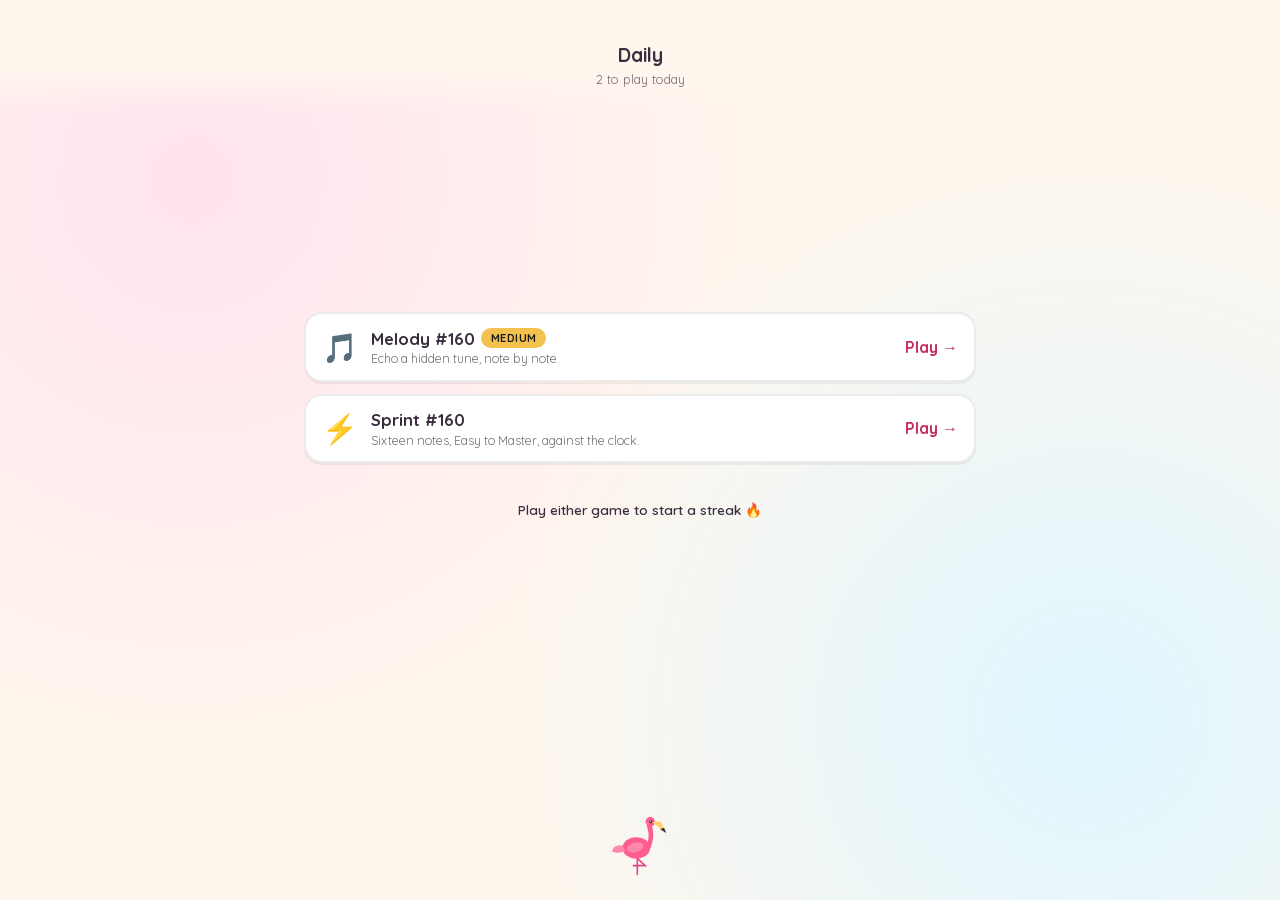
<file: daily/sprint/index.html>
<!doctype html>
<html lang="en">
<head>
  <meta charset="utf-8">
  <meta name="viewport" content="width=device-width, initial-scale=1, maximum-scale=1, user-scalable=no, viewport-fit=cover">

  <!-- The deploy root. Every asset below is relative to it, so the one shell
       serves every route: the app routes on real paths (js/main.js), which
       means this file is fetched from /daily/sprint/ as readily as /daily/,
       and "css/style.css" must not resolve against the route.
       "/" suits dev (repo root) and iOS (capacitor:// serves from "/");
       bin/publish-web.sh rewrites it to "/daily/" for the web deploy. -->
  <base href="/daily/">

  <!-- Which deploy this is. Stamped, never inferred: bin/publish-web.sh sets
       "daily-only" for www.doremingo.com/daily/ (Daily and nothing else); the
       app and dev keep "full".
       This used to be guessed from the URL (`/^\/daily/` on the pathname),
       which worked only while routes lived in the hash and the pathname stood
       still. Once /daily/sprint/ became a real route, "served under /daily/"
       and "currently routed to /daily/" became the same string — and the full
       app hid its own Learn tab on any refresh under /daily/. -->
  <meta name="deploy" content="daily-only">

  <!-- route-meta: sprint — stamped by bin/publish-web.sh, do not hand-edit. -->
  <title>DoReMingo Sprint — sixteen notes, Easy to Master</title>
  <meta name="description" content="Name sixteen single notes by ear, climbing from Easy to Master. A free daily ear sprint in Do-Re-Mi — same sixteen for everyone, new ones at midnight.">
  <link rel="canonical" href="https://www.doremingo.com/daily/sprint/">
  <meta property="og:type" content="website">
  <meta property="og:site_name" content="DoReMingo">
  <meta property="og:title" content="DoReMingo Sprint — sixteen notes. How far do you climb? ⚡">
  <meta property="og:description" content="Name sixteen single notes by ear, Easy to Master, against a stopwatch that never cuts you off. Same sixteen for everyone, new ones at midnight.">
  <meta property="og:url" content="https://www.doremingo.com/daily/sprint/">
  <meta property="og:image" content="https://www.doremingo.com/og-sprint.png">
  <meta property="og:image:width" content="1200">
  <meta property="og:image:height" content="630">
  <meta name="twitter:card" content="summary_large_image">

  <link rel="icon" href="assets/favicon.svg">
  <link rel="apple-touch-icon" href="assets/icon-180.png">
  <link rel="manifest" href="manifest.webmanifest">
  <meta name="theme-color" content="#ff5d8f">
  <script>
  // Boot-failure surface. If anything throws before the app boots (old browser
  // that can't parse the module, blocked storage, a failed script/CSS fetch),
  // the page stays blank with the error swallowed — this shows it instead, with
  // a mailto so players can forward it. ES5 on purpose: it must parse on the
  // very browsers whose module parse just failed. main.js sets
  // window.__doremingoBooted when it finishes; errors after that are the app's
  // own problem and stay off this overlay.
  (function () {
    var shown = false;
    function show(message) {
      if (shown || window.__doremingoBooted) return;
      shown = true;
      var detail = message
        + '\n\nPage: ' + location.href
        + '\nBrowser: ' + navigator.userAgent;
      var box = document.createElement('div');
      box.id = 'boot-error';
      box.setAttribute('style', 'position:fixed;left:0;top:0;right:0;bottom:0;z-index:9999;overflow:auto;background:#fff;color:#3a2b33;font-family:system-ui,sans-serif;padding:40px 24px;text-align:center;');
      var h = document.createElement('h1');
      h.setAttribute('style', 'font-size:1.25rem;margin:0 0 12px;');
      h.appendChild(document.createTextNode('🦩 Oops — DoReMingo could not start'));
      var p = document.createElement('p');
      p.setAttribute('style', 'margin:0 0 16px;');
      p.appendChild(document.createTextNode('Something went wrong loading the game on this browser. Please email us this error so we can fix it:'));
      var pre = document.createElement('pre');
      pre.setAttribute('style', 'white-space:pre-wrap;word-break:break-word;text-align:left;background:#ffe3ee;border-radius:10px;padding:12px;font-size:0.78rem;max-width:480px;margin:0 auto 16px;');
      pre.appendChild(document.createTextNode(detail));
      var a = document.createElement('a');
      a.href = 'mailto:doremingo@okdo.co.uk?subject=' + encodeURIComponent('DoReMingo error report')
        + '&body=' + encodeURIComponent(detail);
      a.setAttribute('style', 'display:inline-block;color:#c9184a;font-weight:700;');
      a.appendChild(document.createTextNode('Email doremingo@okdo.co.uk'));
      box.appendChild(h);
      box.appendChild(p);
      box.appendChild(pre);
      box.appendChild(a);
      // On <html>, not <body>: exists before <body> parses and sits outside any
      // body styling (e.g. the opacity fade-in) that could hide it.
      document.documentElement.appendChild(box);
    }
    window.addEventListener('error', function (e) {
      var t = e && e.target;
      // Capture-phase resource failures: only the ones that blank the app
      // (the module script, the stylesheet) — not icons or audio samples.
      if (t && t !== window && (t.src || t.href)) {
        var tag = t.tagName;
        // Analytics beacon is optional — blocked by adblockers, must never
        // trip the boot overlay.
        if (t.src && t.src.indexOf('cloudflareinsights.com') !== -1) return;
        if (tag === 'SCRIPT' || (tag === 'LINK' && t.rel === 'stylesheet')) {
          show('Failed to load: ' + (t.src || t.href));
        }
        return;
      }
      if (e && e.message) {
        // Bare "Script error." with no filename is a cross-origin script the
        // page never loaded (Safari extensions, content blockers). Not ours,
        // carries zero detail — ignore, or it hijacks a working boot.
        if (!e.filename && /^Script error\.?$/.test(e.message)) return;
        show(e.message + (e.filename ? '\n' + e.filename + ':' + e.lineno : ''));
      }
    }, true);
    window.addEventListener('unhandledrejection', function (e) {
      var r = e && e.reason;
      show((r && (r.stack || r.message)) || String(r));
    });
  })();
  </script>
  <link rel="stylesheet" href="css/style.css">
  <script type="application/ld+json">
  {
    "@context": "https://schema.org",
    "@type": "WebApplication",
    "name": "DoReMingo Daily",
    "url": "https://www.doremingo.com/daily/",
    "applicationCategory": "GameApplication",
    "operatingSystem": "Any (web browser)",
    "offers": { "@type": "Offer", "price": "0", "priceCurrency": "USD" },
    "description": "A free daily music puzzle: hear a hidden melody and echo it back in Do-Re-Mi solfège. One shared puzzle a day, spoiler-free sharing, grounded in functional ear training (Kodály movable-do).",
    "genre": "Educational, Music"
  }
  </script>
</head>
<body>
  <main id="app">
    <section id="home-screen" class="screen">
      <button id="menu-btn" class="menu-btn" aria-label="More options" aria-haspopup="true" aria-expanded="false">
        <svg viewBox="0 0 24 24" aria-hidden="true" fill="currentColor"><circle cx="5" cy="12" r="2"/><circle cx="12" cy="12" r="2"/><circle cx="19" cy="12" r="2"/></svg>
      </button>
      <div id="menu-scrim" class="menu-scrim" hidden></div>
      <nav id="menu-popover" class="menu-popover" hidden>
        <button id="menu-tutorial" class="menu-item"><span class="menu-icon"><svg viewBox="0 0 24 24" aria-hidden="true" fill="none" stroke="currentColor" stroke-width="2" stroke-linecap="round" stroke-linejoin="round"><path d="M3 9l9-4 9 4-9 4-9-4z"/><path d="M7 11.2v3.3c0 1.2 2.2 2.2 5 2.2s5-1 5-2.2v-3.3"/><path d="M21 9v4"/></svg></span>Tutorial</button>
        <button id="menu-how" class="menu-item"><span class="menu-icon"><svg viewBox="0 0 24 24" aria-hidden="true" fill="none" stroke="currentColor" stroke-width="2" stroke-linecap="round" stroke-linejoin="round"><circle cx="12" cy="12" r="9"/><path d="M12 11v5"/><path d="M12 7.6h.01"/></svg></span>How it works</button>
        <button id="menu-notes" class="menu-item"><span class="menu-icon"><svg viewBox="0 0 24 24" aria-hidden="true" fill="none" stroke="currentColor" stroke-width="2" stroke-linecap="round" stroke-linejoin="round"><path d="M9 17V5l10-2v12"/><ellipse cx="6.5" cy="17" rx="2.5" ry="2"/><ellipse cx="16.5" cy="15" rx="2.5" ry="2"/></svg></span>Note reference</button>
        <button id="menu-reminders" class="menu-item" hidden><span class="menu-icon"><svg viewBox="0 0 24 24" aria-hidden="true" fill="none" stroke="currentColor" stroke-width="2" stroke-linecap="round" stroke-linejoin="round"><path d="M18 8a6 6 0 1 0-12 0c0 7-3 8-3 8h18s-3-1-3-8"/><path d="M13.7 20a2 2 0 0 1-3.4 0"/></svg></span><span id="menu-reminders-label">Daily reminder</span></button>
        <a id="menu-contact" class="menu-item" href="mailto:doremingo@okdo.co.uk"><span class="menu-icon"><svg viewBox="0 0 24 24" aria-hidden="true" fill="none" stroke="currentColor" stroke-width="2" stroke-linecap="round" stroke-linejoin="round"><rect x="3" y="5" width="18" height="14" rx="2"/><path d="m3 7 9 6 9-6"/></svg></span>Contact</a>
        <button id="menu-reset" class="menu-item danger"><span class="menu-icon"><svg viewBox="0 0 24 24" aria-hidden="true" fill="none" stroke="currentColor" stroke-width="2" stroke-linecap="round" stroke-linejoin="round"><path d="M19.5 13a7.5 7.5 0 1 1-1.8-5.6"/><path d="M18 3v5h-5"/></svg></span>Reset progress</button>
      </nav>
      <div id="home-mascot" class="mascot mascot-lg"></div>
      <h1 class="wordmark"><span class="wm-solfege">DoReMi</span><span class="wm-ngo">ngo</span></h1>
      <p class="tagline">Hear a note. Feel where it lives.</p>
      <p id="journey" class="status"></p>
      <div id="level-list" class="level-list"></div>
      <p id="load-status" class="status" hidden>Warming up the piano…</p>
      <p id="warmup-status" class="status" hidden>Warming up the piano…</p>

      <p id="version-tag" class="footer"></p>
    </section>

    <section id="about-screen" class="screen screen-tall" hidden>
      <header class="quiz-header">
        <button id="about-back-btn" class="back-btn" aria-label="back to all levels">
          <svg viewBox="0 0 24 24" aria-hidden="true"><path d="M15 5 L8 12 L15 19" stroke="currentColor" stroke-width="2.6" fill="none" stroke-linecap="round" stroke-linejoin="round"/></svg>
        </button>
      </header>
      <article class="about">
        <h2>What is DoReMingo?</h2>
        <p>DoReMingo is a free ear-training game that teaches you to recognise musical notes by ear — the skill behind playing songs without sheet music, improvising, and singing in tune. No musical education needed: the game explains everything as you go, and it works right in your browser, on your phone or computer.</p>

        <h2>How does it work?</h2>
        <p>Each round, a short chord pattern shows your ear where <em>home</em> is — the key. Then one mystery note plays, and you say which note it was: Do, Re, Mi and friends. After every answer, the note audibly walks back home step by step, so your ear learns the note's character whether you guessed right or not. Levels start with just three notes and grow gently to every note, minor keys, changing keys and short melodies.</p>

        <h2>The philosophy</h2>
        <p>DoReMingo is built on <strong>functional ear training</strong> — the Kodály movable-do tradition used in real music education. Instead of memorising pitch names (near-impossible for adults) or drilling abstract intervals, you learn how each note <em>feels</em> relative to the key: Re leans down, Ti pulls up, Do rests. That relative skill transfers directly to real music in any key — exactly how experienced musicians hear.</p>
        <p>And because practice only works if you come back: no lives, no fail states, no punishments. Wrong answers teach you the same way right ones do. Just a happy flamingo, bright colours, and your ear getting sharper one note at a time.</p>
      </article>
    </section>

    <section id="notes-screen" class="screen screen-tall" hidden>
      <header class="quiz-header">
        <button id="notes-back-btn" class="back-btn" aria-label="back to all levels">
          <svg viewBox="0 0 24 24" aria-hidden="true"><path d="M15 5 L8 12 L15 19" stroke="currentColor" stroke-width="2.6" fill="none" stroke-linecap="round" stroke-linejoin="round"/></svg>
        </button>
      </header>
      <h2 class="notes-title">The notes 🎵</h2>
      <p class="tagline">Tap a note to hear it — or walk it home.</p>
      <div id="notes-list" class="notes-list"></div>
    </section>

    <section id="theory-screen" class="screen screen-tall" hidden>
      <header class="quiz-header">
        <button id="theory-back-btn" class="back-btn" aria-label="back to all levels">
          <svg viewBox="0 0 24 24" aria-hidden="true"><path d="M15 5 L8 12 L15 19" stroke="currentColor" stroke-width="2.6" fill="none" stroke-linecap="round" stroke-linejoin="round"/></svg>
        </button>
      </header>
      <h2 id="theory-title"></h2>
      <div id="theory-body" class="theory-body"></div>
      <button id="theory-next-btn" class="big-btn">Let’s play</button>
    </section>

    <section id="meet-screen" class="screen" hidden>
      <h2 id="meet-title"></h2>
      <p id="meet-body" class="tagline"></p>
      <div id="meet-stage" class="degrees"></div>
      <p id="meet-walk" class="walk" aria-label="resolution walk"></p>
      <button id="meet-next-btn" class="big-btn">Next</button>
      <button id="meet-skip-btn" class="big-btn secondary">Skip</button>
      <p id="meet-help" class="meet-help" hidden></p>
    </section>

    <section id="quiz-screen" class="screen screen-app quiz-screen" hidden>
      <header class="quiz-header">
        <button id="home-btn" class="back-btn" aria-label="back to all levels">
          <svg viewBox="0 0 24 24" aria-hidden="true"><path d="M15 5 L8 12 L15 19" stroke="currentColor" stroke-width="2.6" fill="none" stroke-linecap="round" stroke-linejoin="round"/></svg>
        </button>
        <div class="bar-track" aria-label="level progress">
          <div id="bar-fill" class="bar-fill"></div>
        </div>
      </header>
      <p id="level-title" class="status"></p>

      <div class="quiz-main">
        <p id="prompt" class="prompt">Listen…</p>
        <div id="answer-slots" class="slots" hidden></div>
        <div id="degree-buttons" class="degrees"></div>
        <p id="walk" class="walk" aria-label="resolution walk"></p>
        <div class="replays">
          <button id="replay-note-btn" class="chip-btn" disabled>🔁 Hear it again</button>
          <button id="replay-cadence-btn" class="chip-btn" disabled>🏠 Hear home</button>
          <button id="backspace-btn" class="chip-btn" hidden>⌫ Undo</button>
        </div>
      </div>

      <div class="mascot-stage">
        <p id="feedback" class="feedback" aria-live="polite"></p>
        <div id="quiz-mascot" class="mascot mascot-sm"></div>
      </div>
      <p class="status kbd-hint">Keys: 1–7 answer · space replays · C plays home</p>
    </section>

    <!-- The Daily picker — the shelf. Each game has its own day lock; the streak
         below is Daily-wide and any one game keeps it alive (ADR-0004). -->
    <section id="picker-screen" class="screen screen-app" hidden>
      <header class="quiz-header titled">
        <button id="picker-back-btn" class="back-btn" aria-label="back to the levels">
          <svg viewBox="0 0 24 24" aria-hidden="true"><path d="M15 5 L8 12 L15 19" stroke="currentColor" stroke-width="2.6" fill="none" stroke-linecap="round" stroke-linejoin="round"/></svg>
        </button>
        <div class="daily-headline">
          <span id="picker-title" class="daily-title">Daily</span>
          <span id="picker-sub" class="daily-sub"></span>
        </div>
      </header>

      <div class="daily-main">
        <div id="picker-cards" class="picker-cards"></div>
        <p id="picker-streak" class="picker-streak" aria-live="polite"></p>
      </div>

      <div class="mascot-stage">
        <div id="picker-mascot" class="mascot mascot-sm"></div>
      </div>
    </section>

    <!-- Daily Sprint — sixteen one-tap Questions climbing Easy → Medium → Hard → Master.
         The clock scores the run; it never cuts it off (ADR-0004). -->
    <section id="sprint-screen" class="screen screen-app" hidden>
      <header class="quiz-header titled">
        <button id="sprint-back-btn" class="back-btn" aria-label="leave the sprint">
          <svg viewBox="0 0 24 24" aria-hidden="true"><path d="M15 5 L8 12 L15 19" stroke="currentColor" stroke-width="2.6" fill="none" stroke-linecap="round" stroke-linejoin="round"/></svg>
        </button>
        <div class="daily-headline">
          <span id="sprint-title" class="daily-title">Sprint</span>
          <span id="sprint-tier" class="daily-tier" hidden></span>
          <span id="sprint-sub" class="daily-sub"></span>
        </div>
        <div class="sprint-meters header-action">
          <span id="sprint-clock" class="sprint-clock">0:00</span>
          <span id="sprint-progress" class="sprint-progress"></span>
        </div>
        <button id="sprint-help-btn" class="menu-btn sprint-help-btn header-action" aria-label="How to play">
          <svg viewBox="0 0 24 24" aria-hidden="true" fill="none" stroke="currentColor" stroke-width="2" stroke-linecap="round" stroke-linejoin="round"><circle cx="12" cy="12" r="9"/><path d="M12 11v5"/><path d="M12 7.6h.01"/></svg>
        </button>
      </header>

      <div id="sprint-help-dialog" class="help-overlay" hidden>
        <div class="help-dialog" role="dialog" aria-modal="true" aria-label="How to play Sprint">
          <h2>How to play Sprint</h2>
          <p>Sixteen notes, one tap each. Hear a note, tap which one it was in Do-Re-Mi.</p>
          <p>You'll hear <b>home</b> 🏠 first — a short chord pattern that shows your ear where the key sits. Every note after that is heard against it.</p>
          <p><b>It gets harder in fours.</b> Four notes from five (<b>Easy</b>), then Ti joins (<b>Medium</b>), then Fa (<b>Hard</b>), and finally the <b>whole keyboard</b> — black keys and all (<b>Master</b>). More keys light up each time, and home replays so you can re-find your feet.</p>
          <p>Master is meant to be hard. Miss the lot and you've still got twelve — it's a bonus row, not a wall.</p>
          <p>The grid fills as you go — green for right, grey for missed — and shows where you are.</p>
          <p><b>The clock never stops you.</b> It times your run for the score, but no note ever runs out: think as long as you like, and replay it as often as you like.</p>
          <p>At the end you can hear the ones you missed, each played and walked back home. Then share your grid — it gives nothing away.</p>
          <button id="sprint-help-close" class="big-btn">Got it</button>
        </div>
      </div>

      <p id="sprint-status" class="status" hidden></p>

      <!-- Practice-only coach bubble: home → one note → your task. -->
      <div id="sprint-tour" class="coach-bubble" role="status" aria-live="polite" hidden>
        <p id="sprint-tour-text"></p>
        <button id="sprint-tour-btn" class="big-btn"></button>
        <button id="sprint-tour-skip" class="tour-skip">Skip the tour</button>
      </div>

      <!-- The grid comes FIRST and never hides, so it anchors the layout: the
           play row, keyboard and result all swap out beneath it and the screen
           doesn't jump between playing and finished. -->
      <div class="daily-main sprint-main">
        <!-- The live grid: one lane per Tier, filling as you go. Doubles as the
             "where am I" marker during the run and the map during the Reveal —
             and it's the same shape the shared result grid pastes as. -->
        <div id="sprint-board" class="daily-board sprint-board" aria-label="your run"></div>

        <div id="sprint-play" class="daily-play">
          <button id="sprint-start-btn" class="big-btn">▶ Start the Sprint</button>
          <button id="sprint-replay-btn" class="big-btn secondary" hidden>🔁 Hear it again</button>
        </div>

        <div id="sprint-degree-buttons" class="degrees daily-palette"></div>

        <div class="daily-practice-row">
          <button id="sprint-practice-btn" class="chip-btn" hidden>🎓 Practice run</button>
        </div>

        <!-- The Reveal runs outside the result card: it walks the missed notes
             home one at a time, with the keyboard still on screen to light up. -->
        <p id="sprint-reveal" class="daily-reveal" aria-live="polite" hidden></p>

        <!-- End of the run: the Reveal is offered, never forced (ADR-0004). -->
        <div id="sprint-finish" class="daily-play" hidden>
          <button id="sprint-reveal-btn" class="big-btn">🔁 Hear what you missed</button>
          <button id="sprint-results-btn" class="big-btn secondary">See results</button>
        </div>

        <div id="sprint-result" class="daily-result" hidden>
          <h2 id="sprint-result-title"></h2>
          <div id="sprint-stats" class="daily-stats"></div>
          <button id="sprint-share-btn" class="big-btn">Share result</button>
          <!-- Second door to the same Reveal: taking "See results" first (or
               coming back tomorrow-morning-brain) shouldn't lose the teaching. -->
          <button id="sprint-result-reveal-btn" class="big-btn secondary" hidden>🔁 Hear what you missed</button>
          <p id="sprint-share-status" class="status" aria-live="polite"></p>

          <!-- The shelf's other games, if any are still unplayed today. Sits
               above the countdown: "play this now" beats "come back tomorrow". -->
          <div id="sprint-next" class="daily-next" hidden>
            <p id="sprint-next-lead" class="daily-next-lead"></p>
            <div id="sprint-next-cards" class="picker-cards"></div>
          </div>

          <p id="sprint-countdown" class="status"></p>
        </div>
      </div>

      <div id="sprint-mascot-stage" class="mascot-stage">
        <p id="sprint-feedback" class="feedback" aria-live="polite"></p>
        <div id="sprint-mascot" class="mascot mascot-sm"></div>
      </div>
    </section>

    <section id="daily-screen" class="screen screen-app" hidden>
      <header class="quiz-header titled">
        <button id="daily-back-btn" class="back-btn" aria-label="leave the daily puzzle">
          <svg viewBox="0 0 24 24" aria-hidden="true"><path d="M15 5 L8 12 L15 19" stroke="currentColor" stroke-width="2.6" fill="none" stroke-linecap="round" stroke-linejoin="round"/></svg>
        </button>
        <div class="daily-headline">
          <span id="daily-title" class="daily-title">Daily</span>
          <span id="daily-tier" class="daily-tier" hidden></span>
          <span id="daily-sub" class="daily-sub"></span>
        </div>
        <button id="daily-help-btn" class="menu-btn daily-help-btn header-action" aria-label="How to play">
          <svg viewBox="0 0 24 24" aria-hidden="true" fill="none" stroke="currentColor" stroke-width="2" stroke-linecap="round" stroke-linejoin="round"><circle cx="12" cy="12" r="9"/><path d="M12 11v5"/><path d="M12 7.6h.01"/></svg>
        </button>
      </header>

      <div id="daily-help-dialog" class="help-overlay" hidden>
        <div class="help-dialog" role="dialog" aria-modal="true" aria-label="How to play Daily">
          <h2>How to play Daily</h2>
          <p>One shared puzzle a day: hear a hidden tune, tap it back in Do-Re-Mi.</p>
          <p>First you'll hear <b>home</b> 🏠 — a short chord pattern that shows your ear where the key sits. Then the tune plays.</p>
          <p><b>Solid dot</b> = right note, right spot. <b>Hollow ring</b> = in the tune, another spot. Plain = not in the tune (button greys out).</p>
          <p>Run out of guesses and the tune is revealed — no losing, just learning.</p>
          <button id="daily-help-close" class="big-btn">Got it</button>
        </div>
      </div>

      <p id="daily-status" class="status" hidden>Warming up the piano…</p>

      <div id="daily-tour" class="coach-bubble" role="status" aria-live="polite" hidden>
        <p id="daily-tour-text"></p>
        <button id="daily-tour-btn" class="big-btn"></button>
        <button id="daily-tour-skip" class="tour-skip">Skip the tour</button>
      </div>

      <!-- Play cluster + result share one vertically-centred band (like
           .quiz-main) so the board/keyboard sit in the middle of tall screens
           instead of jamming under the header. Mingo stays pinned below. -->
      <div class="daily-main">
        <div id="daily-play" class="daily-play">
          <button id="daily-home-btn" class="big-btn secondary" hidden>🏠 Hear home</button>
          <button id="daily-play-btn" class="big-btn">▶ Play Home &amp; Tune</button>
        </div>

        <div id="daily-board" class="daily-board" aria-label="your guesses"></div>

        <div id="daily-degree-buttons" class="degrees daily-palette"></div>

        <div class="daily-practice-row">
          <button id="daily-practice-btn" class="chip-btn" hidden>🎓 Practice tune</button>
        </div>

        <div id="daily-result" class="daily-result" hidden>
          <h2 id="daily-result-title"></h2>
          <p id="daily-reveal" class="daily-reveal" hidden></p>
          <div id="daily-stats" class="daily-stats"></div>
          <button id="daily-share-btn" class="big-btn">Share result</button>
          <p id="daily-share-status" class="status" aria-live="polite"></p>

          <!-- The shelf's other games, if any are still unplayed today. Sits
               above the countdown: "play this now" beats "come back tomorrow". -->
          <div id="daily-next" class="daily-next" hidden>
            <p id="daily-next-lead" class="daily-next-lead"></p>
            <div id="daily-next-cards" class="picker-cards"></div>
          </div>

          <p id="daily-countdown" class="status"></p>
        </div>
      </div>

      <div id="daily-mascot-stage" class="mascot-stage">
        <p id="daily-feedback" class="feedback" aria-live="polite"></p>
        <div id="daily-mascot" class="mascot mascot-sm"></div>
      </div>
    </section>

    <section id="clear-screen" class="screen" hidden>
      <div id="clear-mascot" class="mascot mascot-lg party"></div>
      <h1 id="clear-title">Level cleared! 🎉</h1>
      <p id="clear-message" class="tagline">Your ear is getting sharper. 🦩</p>
      <button id="next-level-btn" class="big-btn">Next level</button>
      <button id="map-btn" class="big-btn secondary">All levels</button>
    </section>
  </main>

  <nav id="tabbar" class="tabbar" aria-label="Modes" hidden>
    <button id="tab-learn" class="tab-btn" type="button">
      <svg class="tab-icon" viewBox="0 0 24 24" aria-hidden="true" fill="none" stroke="currentColor" stroke-width="2" stroke-linecap="round" stroke-linejoin="round"><path d="M3 9l9-4 9 4-9 4-9-4z"/><path d="M7 11.2v3.3c0 1.2 2.2 2.2 5 2.2s5-1 5-2.2v-3.3"/><path d="M21 9v4"/></svg>
      <span class="tab-label">Learn</span>
    </button>
    <button id="tab-daily" class="tab-btn" type="button">
      <svg class="tab-icon" viewBox="0 0 24 24" aria-hidden="true" fill="none" stroke="currentColor" stroke-width="2" stroke-linecap="round" stroke-linejoin="round"><rect x="3" y="4.5" width="18" height="16" rx="2"/><path d="M3 9h18"/><path d="M8 2.5v4"/><path d="M16 2.5v4"/><path d="M12 13.5h.01"/></svg>
      <span class="tab-label">Daily</span>
    </button>
    <button id="tab-warmup" class="tab-btn" type="button">
      <svg class="tab-icon" viewBox="0 0 24 24" aria-hidden="true" fill="none" stroke="currentColor" stroke-width="2" stroke-linecap="round" stroke-linejoin="round"><path d="M3 12h4l2-6 4 13 2.5-7H21"/></svg>
      <span class="tab-label">Warmup</span>
    </button>
  </nav>

  <button id="load-error" class="load-error" hidden></button>
  <script type="module" src="js/main.js"></script>
  <!-- Cloudflare Web Analytics --><script defer src='https://static.cloudflareinsights.com/beacon.min.js' data-cf-beacon='{"token": "d03b6b98727e47a8bb2796c9da7fa5ec"}'></script><!-- End Cloudflare Web Analytics -->
</body>
</html>
</file>
<file: style.css>
/* DoReMingo landing — brand tokens from docs/brand-brief.md, same as the game. */

@font-face {
  font-family: 'Quicksand';
  src: url('fonts/quicksand-latin-var.woff2') format('woff2-variations');
  font-weight: 300 700;
  font-display: swap;
}
@font-face {
  font-family: 'Space Mono';
  src: url('fonts/spacemono-700-latin.woff2') format('woff2');
  font-weight: 700;
  font-display: swap;
}

:root {
  --bg: #fff7ed;
  --ink: #3b2d3f;
  --pink: #ff5d8f;
  --pink-deep: #e64980;
  --yellow: #ffd166;
  --green: #06d6a0;
  --blue: #4cc9f0;
  --berry: #c42e62; /* AA-safe pink for small text */
  --grey-tile: #e9dfd2;
  --font-brand: 'Quicksand', ui-rounded, 'SF Pro Rounded', system-ui, sans-serif;
  --font-mono: 'Space Mono', ui-monospace, monospace;
}

* { margin: 0; padding: 0; box-sizing: border-box; }

html { -webkit-text-size-adjust: 100%; }

body {
  font-family: var(--font-brand);
  color: var(--ink);
  background:
    radial-gradient(60vmax 60vmax at 8% -10%, #ffe3ee 0%, transparent 60%),
    radial-gradient(70vmax 70vmax at 105% 110%, #dff6ff 0%, transparent 60%),
    var(--bg);
  line-height: 1.6;
  min-height: 100vh;
  display: flex;
  flex-direction: column;
}

a { color: var(--berry); }

main { flex: 1; width: 100%; max-width: 640px; margin: 0 auto; padding: 0 1.5rem; }

/* ---- top bar ---- */
.top {
  max-width: 640px;
  width: 100%;
  margin: 0 auto;
  padding: 1rem 1.5rem;
  display: flex;
  align-items: center;
  justify-content: space-between;
  gap: 1rem;
}
.brand {
  display: flex;
  align-items: center;
  gap: 0.6rem;
  text-decoration: none;
  color: var(--ink);
  font-weight: 700;
  font-size: 1.25rem;
}
.brand img { border-radius: 9px; }

/* ---- pills (the game's physical buttons) ---- */
.pill {
  display: inline-block;
  border-radius: 999px;
  background: var(--pink);
  color: #fff;
  font-weight: 700;
  text-decoration: none;
  box-shadow: 0 4px 0 var(--pink-deep);
  transition: transform 0.08s ease, box-shadow 0.08s ease;
}
.pill:hover { transform: translateY(1px); box-shadow: 0 3px 0 var(--pink-deep); }
.pill:active { transform: translateY(4px); box-shadow: 0 0 0 var(--pink-deep); }
.pill:focus-visible { outline: 3px solid var(--blue); outline-offset: 3px; }
.pill-small { padding: 0.5rem 1.1rem; font-size: 0.9rem; white-space: nowrap; }
.pill-big { padding: 0.9rem 1.9rem; font-size: 1.15rem; margin-top: 1.75rem; }

/* ---- hero ---- */
.hero { text-align: center; padding: 2.5rem 0 3.5rem; }

.hero h1 {
  font-size: clamp(2rem, 7.5vw, 3rem);
  font-weight: 700;
  letter-spacing: -0.02em;
  line-height: 1.15;
}

.hero .tagline {
  margin: 1.1rem auto 0;
  max-width: 46ch;
  font-size: clamp(1rem, 3.5vw, 1.15rem);
  opacity: 0.88;
}

/* ---- the share card — the thing people actually post ---- */
.share-card {
  margin: 2.75rem auto 0;
  width: fit-content;
  padding: 1.1rem 1.6rem 1.3rem;
  background: #fff;
  border-radius: 22px;
  border-bottom-right-radius: 6px; /* message-bubble tail corner */
  box-shadow: 0 10px 30px rgba(59, 45, 63, 0.12);
  rotate: -2deg;
}

.share-line {
  font-family: var(--font-mono);
  font-size: 0.9rem;
  margin-bottom: 0.7rem;
  text-align: left;
}

.grid { display: grid; gap: 6px; }
.row { display: flex; gap: 6px; }

.tile {
  width: 34px;
  height: 34px;
  border-radius: 9px;
  animation: pop 0.35s cubic-bezier(0.34, 1.56, 0.64, 1) both;
  animation-delay: calc(var(--row-delay, 0s) + var(--col-delay, 0s));
}
.tile.green { background: var(--green); }
.tile.yellow { background: var(--yellow); }
.tile.grey { background: var(--grey-tile); }

/* Stagger: tiles pop in reading order. Row and column delays are separate
   inherited custom properties so a grid of any shape stays covered — Melody
   posts 3x5, Sprint posts 4x4, and neither needs its own rule. */
.row { --row-delay: 0s; }
.row:nth-child(1) { --row-delay: 0.10s; }
.row:nth-child(2) { --row-delay: 0.46s; }
.row:nth-child(3) { --row-delay: 0.82s; }
.row:nth-child(4) { --row-delay: 1.18s; }

.tile:nth-child(1) { --col-delay: 0s; }
.tile:nth-child(2) { --col-delay: 0.06s; }
.tile:nth-child(3) { --col-delay: 0.12s; }
.tile:nth-child(4) { --col-delay: 0.18s; }
.tile:nth-child(5) { --col-delay: 0.24s; }

@keyframes pop {
  from { transform: scale(0); }
  to { transform: scale(1); }
}

@media (prefers-reduced-motion: reduce) {
  .tile { animation: none; }
  .pill { transition: none; }
}

/* ---- sections ---- */
section { padding-bottom: 3rem; }
h2 { font-size: 1.5rem; margin-bottom: 1rem; }

/* ---- how it works ---- */
.steps { list-style: none; display: grid; gap: 1.1rem; }
.steps li { display: flex; gap: 0.9rem; align-items: flex-start; }

.note-pill {
  flex: none;
  display: inline-grid;
  place-items: center;
  width: 46px;
  height: 46px;
  border-radius: 999px;
  font-weight: 700;
  color: var(--ink);
  box-shadow: 0 3px 0 rgba(59, 45, 63, 0.18);
}
.np-blue { background: var(--blue); }
.np-yellow { background: var(--yellow); }
.np-green { background: var(--green); }

.how-note { margin-top: 1.1rem; font-size: 0.95rem; opacity: 0.8; }

/* ---- the shelf: one block per Daily game (CONTEXT.md: Daily) ---- */
.games { display: grid; gap: 1.25rem; }
.game {
  background: #fff;
  border-radius: 22px;
  padding: 1.75rem 1.6rem;
  box-shadow: 0 10px 30px rgba(59, 45, 63, 0.08);
}
.game h3 { font-size: 1.2rem; margin-bottom: 0.5rem; }
.game .share-card { margin-top: 1.6rem; }
.game .pill { margin-top: 1.5rem; }
.game-lead { opacity: 0.88; }
.streak-note { margin-top: 1.5rem; font-size: 0.95rem; opacity: 0.8; text-align: center; }

/* ---- app upsell ---- */
.app {
  background: #fff;
  border-radius: 22px;
  padding: 1.75rem 1.6rem;
  margin-bottom: 3rem;
  box-shadow: 0 10px 30px rgba(59, 45, 63, 0.08);
}
.app h2 { margin-bottom: 0.6rem; }
.app-list { list-style: none; margin: 1rem 0 1.4rem; display: grid; gap: 0.5rem; }

.badge {
  display: inline-block;
  padding: 0.65rem 1.4rem;
  border-radius: 999px;
  background: var(--pink);
  color: #fff;
  font-weight: 700;
  font-size: 0.95rem;
}
.badge .sub { display: block; font-weight: 500; font-size: 0.75rem; opacity: 0.9; margin-top: 0.1rem; }

/* ---- footer ---- */
footer {
  text-align: center;
  padding: 1.5rem;
  font-size: 0.8rem;
  opacity: 0.65;
}
footer a { color: inherit; }

/* ---- privacy doc ---- */
.doc { max-width: 640px; margin: 0 auto; padding: 2.5rem 1.5rem 3rem; width: 100%; flex: 1; }
.doc .brand { margin-bottom: 2rem; }
.doc h1 { font-size: 1.9rem; margin-bottom: 0.25rem; }
.doc .updated { color: var(--berry); font-size: 0.85rem; margin-bottom: 1.75rem; }
.doc h2 { font-size: 1.2rem; margin: 1.75rem 0 0.5rem; }
.doc p, .doc li { margin-bottom: 0.75rem; }
.doc ul { padding-left: 1.4rem; }
.doc .back { display: inline-block; margin-top: 2rem; font-size: 0.9rem; }
</file>
<file: daily/css/style.css>
/* Self-hosted brand fonts (latin subset) — work offline in the iOS app,
   no CDN. Quicksand is a variable font covering 400–700 in one file. */
@font-face {
  font-family: 'Quicksand';
  font-style: normal;
  font-weight: 400 700;
  font-display: swap;
  src: url('../assets/fonts/quicksand-latin-var.woff2') format('woff2');
}
@font-face {
  font-family: 'Space Mono';
  font-style: normal;
  font-weight: 400;
  font-display: swap;
  src: url('../assets/fonts/spacemono-400-latin.woff2') format('woff2');
}
@font-face {
  font-family: 'Space Mono';
  font-style: normal;
  font-weight: 700;
  font-display: swap;
  src: url('../assets/fonts/spacemono-700-latin.woff2') format('woff2');
}

:root {
  /* Width of the centred app column. Phones stay at 480px (the design width);
     tablets/desktop widen it in the breakpoints below so the keyboard and
     board get bigger instead of stranding the play area in a narrow strip. */
  --app-w: 480px;
  --bg: #fff7ed;
  --ink: #3b2d3f;
  --pink: #ff5d8f;
  --yellow: #ffd166;
  --green: #06d6a0;
  --blue: #4cc9f0;
  --red: #ef476f;
  --berry: #c42e62; /* AA-safe pink for small text — white-on-pink fails contrast */
  /* Answer marks. Deliberately NOT --green/--red: those ARE palette colours
     (Fa is --green, Do is a shade off --red), so a mark wearing one of them
     disappeared on exactly the button it was marking. These sit clear of every
     Degree hue. See .degree-btn.correct for the white separator that does the
     rest of the work. */
  --mark-right: #00a06b;
  --mark-wrong: #d81038;
  --font-brand: 'Quicksand', ui-rounded, -apple-system, "Segoe UI", Roboto, sans-serif;
  --font-mono: 'Space Mono', ui-monospace, "SF Mono", Menlo, monospace;
}

* { box-sizing: border-box; }

/* `display:flex` on .quiz-screen would otherwise override the UA [hidden]
   rule, leaking the level view under other screens. Keep hidden authoritative. */
[hidden] { display: none !important; }

html {
  /* pink underlay = webview's first paint before <body> renders, so the
     native launch screen → content handoff never flashes the WKWebView's
     default background. Body's own bg paints over this immediately. */
  background: #ff5d8f;
  /* native-app feel: no text scaling, no rubber-band scroll on the page */
  -webkit-text-size-adjust: 100%;
  text-size-adjust: 100%;
  overscroll-behavior: none;
  /* contain the header's 100vw full-bleed band — no stray horizontal scrollbar */
  overflow-x: clip;
}

/* First paint eases up from the dark-pink launch/underlay into the lighter app
   bg, instead of snapping. Body starts transparent (pink shows through) and
   fades to opaque on its single render. */
@keyframes app-fade-in { from { opacity: 0; } to { opacity: 1; } }

body {
  margin: 0;
  font-family: var(--font-brand);
  animation: app-fade-in 0.45s ease-out both;
  background:
    radial-gradient(circle at 15% 20%, #ffe3ee 0%, transparent 45%),
    radial-gradient(circle at 85% 80%, #dff6ff 0%, transparent 45%),
    var(--bg);
  color: var(--ink);
  min-height: 100dvh;
  display: grid;
  /* fixed-width centred column — the track must NOT size to content, or
     wide feedback ("🔥 3 in a row!") would stretch the progress bar and
     shift the mascot. .screen fills this; its own max-width is the cap. */
  grid-template-columns: min(100%, var(--app-w));
  justify-content: center;
  align-items: center;
  /* app, not document: suppress text selection, callout menu, double-tap zoom,
     and the grey tap flash on buttons */
  -webkit-user-select: none;
  user-select: none;
  -webkit-touch-callout: none;
  -webkit-tap-highlight-color: transparent;
  touch-action: manipulation;
}

.load-error {
  /* always-visible failure surface — sits above every screen, survives
     screen switches because it's a body child, not inside a .screen */
  position: fixed;
  left: 0;
  right: 0;
  bottom: 0;
  z-index: 100;
  border: none;
  font: inherit;
  font-size: 1.05rem;
  color: white;
  background: var(--red);
  padding: 16px max(16px, env(safe-area-inset-right))
           max(16px, env(safe-area-inset-bottom)) max(16px, env(safe-area-inset-left));
  cursor: pointer;
  box-shadow: 0 -4px 16px rgba(0, 0, 0, 0.15);
}

.screen {
  position: relative;
  text-align: center;
  /* honour the notch / Dynamic Island and the home-indicator inset */
  padding: max(24px, env(safe-area-inset-top)) max(24px, env(safe-area-inset-right))
           max(24px, env(safe-area-inset-bottom)) max(24px, env(safe-area-inset-left));
  max-width: var(--app-w);
  width: 100%;
}

h1 {
  font-size: 3rem;
  margin: 0 0 8px;
  color: var(--pink);
}

/* Two-tone wordmark: "DoReMi" (solfège) pink + "ngo" (flamingo) plum */
.wordmark {
  font-weight: 700;
  letter-spacing: -0.02em;
  color: var(--ink);
}
.wm-solfege { color: var(--pink); }
.wm-ngo { color: var(--ink); }

.tagline { font-size: 1.1rem; margin-bottom: 32px; }

.big-btn {
  font-size: 1.4rem;
  padding: 18px 36px;
  border: none;
  border-radius: 999px;
  background: var(--pink);
  color: white;
  cursor: pointer;
  box-shadow: 0 4px 0 #d23369;
}
.big-btn:active { transform: translateY(2px); box-shadow: 0 2px 0 #d23369; }
.big-btn.secondary {
  background: white;
  color: var(--pink);
  box-shadow: 0 4px 0 #e8d5c4;
  margin-top: 12px;
}
.big-btn.secondary:active { box-shadow: 0 2px 0 #e8d5c4; }
/* First-load nudge: pulse the primary CTA (keeps the 3D shadow) until first tap. */
@keyframes cta-pulse {
  0%, 100% { box-shadow: 0 4px 0 #d23369, 0 0 0 0 rgba(255, 93, 143, 0.5); }
  50%      { box-shadow: 0 4px 0 #d23369, 0 0 20px 7px rgba(255, 93, 143, 0.6); }
}
.big-btn.pulse-cta { animation: cta-pulse 1.4s ease-in-out infinite; }
@media (prefers-reduced-motion: reduce) {
  .big-btn.pulse-cta { animation: none; box-shadow: 0 4px 0 #d23369, 0 0 16px 4px rgba(255, 93, 143, 0.5); }
}

.level-list {
  display: flex;
  flex-direction: column;
  gap: 10px;
  margin-top: 16px;
}

.level-card {
  display: flex;
  align-items: center;
  gap: 14px;
  padding: 14px 18px;
  border: none;
  border-radius: 16px;
  background: white;
  cursor: pointer;
  text-align: left;
  font: inherit;
  color: inherit;
  box-shadow: 0 2px 0 #e8d5c4;
}
.level-card:active { transform: translateY(1px); }
.level-card .level-main {
  display: flex;
  align-items: center;
  gap: 14px;
  flex: 1;
  border: none;
  background: none;
  font: inherit;
  color: inherit;
  text-align: left;
  padding: 0;
  cursor: pointer;
}
.level-card .badge {
  font-size: 1.5rem;
  width: 44px;
  height: 44px;
  display: grid;
  place-items: center;
  border-radius: 50%;
  background: var(--bg);
  flex-shrink: 0;
}
.level-card.cleared .badge { background: #d8f5ec; }
.level-card.current { outline: 3px solid var(--pink); }
.level-card .level-name { font-weight: 700; }
.level-card .level-sub { font-size: 0.85rem; color: #8a7a8f; }

.theory-body {
  text-align: left;
  font-size: 1.05rem;
  line-height: 1.55;
  margin-bottom: 20px;
}

.level-card .book-btn {
  margin-left: auto;
  border: none;
  background: var(--bg);
  border-radius: 10px;
  font-size: 1.1rem;
  padding: 8px;
  cursor: pointer;
  flex-shrink: 0;
  display: grid;
  place-items: center;
  color: var(--ink);
}
.level-card .book-btn svg { width: 22px; height: 22px; display: block; }

/* Nav header pins to the top while the screen scrolls. Full-bleed (negative
   margins cancel the screen's padding) so its backdrop spans edge-to-edge, with
   a gradient that's solid at the top and fades to transparent at the bottom —
   content dissolves under the bar instead of meeting a hard box edge (iOS
   large-title nav pattern). */
.quiz-header {
  display: flex;
  align-items: center;
  gap: 12px;
  position: sticky;
  top: 0;
  z-index: 20;
  margin: calc(-1 * max(24px, env(safe-area-inset-top)))
          calc(-1 * max(24px, env(safe-area-inset-right)))
          0
          calc(-1 * max(24px, env(safe-area-inset-left)));
  padding: max(24px, env(safe-area-inset-top))
           max(24px, env(safe-area-inset-right))
           20px
           max(24px, env(safe-area-inset-left));
}
/* Full-bleed backdrop: spans the whole viewport width, not just the centred
   480px column, so it never leaves a vertical seam on wide screens (iPad/desktop).
   Content stays in-column; only the fading band breaks out. */
.quiz-header::before {
  content: "";
  position: absolute;
  top: 0;
  bottom: 0;
  left: 50%;
  transform: translateX(-50%);
  width: 100vw;
  background: linear-gradient(var(--bg) 60%, transparent);
  z-index: -1;
  pointer-events: none;
}
.quiz-header .bar-track { flex: 1; }

/* ─── Screen layout contract ───────────────────────────────────────────────
   Every <section class="screen"> is vertically CENTRED by the body grid. That
   is the default, and it suits short screens (home, clear, meet).
   A screen that should instead start at the top must say so — pick one:

     .screen.screen-tall   top-aligned, full height, normal flow.
                           For read-only pages (about, notes, theory).
     .screen.screen-app    top-aligned, full height, flex column.
                           For play surfaces: lets .quiz-main/.daily-main take
                           flex:1 and pins Mingo to the bottom via margin-top:auto.

   A screen with a centred title also needs .quiz-header.titled (see below).
   These are CLASSES, not ids, on purpose: the old rules listed screens by id,
   so a new page silently inherited the centred default and floated with a gap
   above it. If you add a screen, pick a class here — don't add an id to a list.
   ────────────────────────────────────────────────────────────────────────── */
.screen-tall,
.screen-app {
  align-self: start;
  min-height: 100dvh;
}
.screen-app {
  display: flex;
  flex-direction: column;
}
#daily-mascot-stage { margin-top: auto; }
/* The play cluster (and, at the end, the recap board + result) centres in the
   space between header and Mingo — mirrors .quiz-main so both modes share the
   same vertical rhythm. gap replaces the pieces' own margins so spacing stays
   even. */
.daily-main {
  flex: 1;
  display: flex;
  flex-direction: column;
  align-items: center;
  justify-content: center;
  gap: clamp(12px, 3.5vw, 22px);
  min-height: 0;
}
.daily-main > .daily-play,
.daily-main > .daily-board,
.daily-main > .daily-palette { margin: 0; }

/* Level view fills the viewport: nav at top, question/answers centred in the
   thumb zone, Mingo anchored at the bottom talking up through a bubble.
   (Its layout comes from .screen-app — see the screen layout contract above.) */
.quiz-main {
  flex: 1;
  display: flex;
  flex-direction: column;
  align-items: center;
  justify-content: center;
  gap: clamp(12px, 4vw, 20px);
  min-height: 0; /* let it shrink on short screens instead of overflowing */
}
.quiz-main .degrees,
.quiz-main .replays { margin: 0; }

.mascot-stage {
  position: relative; /* anchor for the absolutely-placed speech bubble */
  display: flex;
  flex-direction: column;
  align-items: center;
  justify-content: flex-end; /* Mingo pinned to the bottom… */
  gap: 4px;
  margin-top: 8px;
  /* …with fixed reserved space above. The bubble is taken out of flow (absolute)
     so however many lines it grows to, it never shifts the centred question or
     moves Mingo. */
  min-height: 150px;
}

/* Back chevron, top-left — replaces the ambiguous 🗺️ map glyph */
.back-btn {
  flex: none;
  width: 44px;
  height: 44px;
  border: none;
  border-radius: 50%;
  background: white;
  color: var(--ink);
  display: grid;
  place-items: center;
  cursor: pointer;
  box-shadow: 0 2px 0 #e8d5c4;
}
.back-btn svg { width: 22px; height: 22px; display: block; }
.back-btn:active { transform: translateY(2px); box-shadow: 0 0 0 #e8d5c4; }

/* Home has no nav header, just the floating burger. A top fade scrim gives the
   button the same backdrop the other screens get from .quiz-header — but only
   once scrolled, so it never dims the mascot sitting at the top at rest.
   `body.scrolled` is toggled by a scroll listener in main.js. */
#home-screen::before {
  content: '';
  position: fixed;
  inset: 0 0 auto 0;
  height: calc(max(16px, env(safe-area-inset-top)) + 56px);
  background: linear-gradient(var(--bg) 55%, transparent);
  z-index: 9;
  pointer-events: none;
  opacity: 0;
  transition: opacity 0.2s ease;
}
body.scrolled #home-screen::before { opacity: 1; }
@media (prefers-reduced-motion: reduce) {
  #home-screen::before { transition: none; }
  body { animation: none; }
}

/* Burger menu — top-right of the home screen */
.menu-btn {
  /* fixed (not absolute) so it stays put while the home screen scrolls.
     The calc keeps it on the centred column's right edge on wide viewports. */
  position: fixed;
  top: max(16px, env(safe-area-inset-top));
  right: max(16px, env(safe-area-inset-right), calc((100vw - var(--app-w)) / 2 + 16px));
  width: 44px;
  height: 44px;
  border: none;
  border-radius: 50%;
  background: white;
  color: var(--ink);
  display: grid;
  place-items: center;
  cursor: pointer;
  box-shadow: 0 2px 0 #e8d5c4;
  z-index: 10;
}
.menu-btn svg { width: 24px; height: 24px; display: block; }
.menu-btn:active { transform: translateY(2px); box-shadow: 0 0 0 #e8d5c4; }

/* Back-to-modes button on the Learn map — mirrors the burger, top-left. */
.home-back-btn {
  position: fixed;
  top: max(16px, env(safe-area-inset-top));
  left: max(16px, env(safe-area-inset-left), calc((100vw - var(--app-w)) / 2 + 16px));
  z-index: 10;
}

.menu-popover {
  position: fixed;
  top: max(64px, calc(env(safe-area-inset-top) + 48px));
  right: max(16px, env(safe-area-inset-right), calc((100vw - var(--app-w)) / 2 + 16px));
  z-index: 10;
  background: white;
  border-radius: 14px;
  box-shadow: 0 8px 24px rgba(0, 0, 0, 0.15);
  padding: 6px;
  display: flex;
  flex-direction: column;
  min-width: 190px;
  text-align: left;
  transform-origin: top right;
  /* iOS-style spring: scale from the anchor corner, slight overshoot, no rotation */
  animation: menu-pop-in 0.32s cubic-bezier(0.34, 1.4, 0.64, 1) both;
}
.menu-popover.closing { animation: menu-pop-out 0.18s ease-in forwards; }

@keyframes menu-pop-in {
  0%   { opacity: 0; transform: scale(0.8); }
  100% { opacity: 1; transform: scale(1); }
}
@keyframes menu-pop-out {
  0%   { opacity: 1; transform: scale(1); }
  100% { opacity: 0; transform: scale(0.9); }
}

/* Backdrop dim behind the open menu (UIMenu-style) */
.menu-scrim {
  position: fixed;
  inset: 0;
  z-index: 9;
  background: rgba(59, 45, 63, 0.18);
  animation: scrim-in 0.2s ease both;
}
.menu-scrim.closing { animation: scrim-out 0.18s ease forwards; }
@keyframes scrim-in  { from { opacity: 0; } to { opacity: 1; } }
@keyframes scrim-out { from { opacity: 1; } to { opacity: 0; } }

@media (prefers-reduced-motion: reduce) {
  .menu-popover, .menu-popover.closing,
  .menu-scrim, .menu-scrim.closing { animation: none; }
}

.menu-item {
  display: flex;
  align-items: center;
  gap: 16px;
  border: none;
  background: none;
  font: inherit;
  font-size: 1rem;
  text-align: left;
  padding: 12px 14px;
  border-radius: 10px;
  cursor: pointer;
  color: var(--ink);
}
.menu-item:active { background: #faf0e6; }
.menu-item.danger { color: var(--pink); }
.menu-icon { width: 24px; flex: none; display: grid; place-items: center; }
.menu-icon svg { width: 22px; height: 22px; display: block; }

/* Notes reference — squircle + blurb per named note */
.notes-title { color: var(--pink); margin: 0 0 4px; }
.notes-list {
  display: flex;
  flex-direction: column;
  gap: 12px;
  margin-top: 16px;
  text-align: left;
}
.note-row {
  display: flex;
  align-items: center;
  gap: 16px;
}
.note-slot {
  flex: none;
  min-width: 64px;
  min-height: 64px;
  display: flex;
  align-items: center;
  justify-content: center;
  gap: 8px;
  font-weight: 700;
  color: #c4b2c9;
}
.note-slot .degree-btn { flex: none; }
.note-text {
  display: flex;
  flex-direction: column;
  gap: 4px;
  min-width: 0;
}
.note-desc {
  margin: 0;
  font-size: 0.9rem;
  line-height: 1.4;
  color: #5d4c62;
}
.walk-slot {
  display: flex;
  align-items: center;
  gap: 10px;
  min-height: 1.5em;
  font-size: 0.85rem;
  font-weight: 700;
  color: #c4b2c9;
}
.walk-link {
  border: none;
  background: none;
  padding: 0;
  font: inherit;
  font-size: 0.85rem;
  font-weight: 700;
  color: var(--pink);
  cursor: pointer;
}

.icon-btn {
  border: none;
  background: white;
  border-radius: 12px;
  font-size: 1.2rem;
  min-width: 44px;
  min-height: 44px;
  padding: 8px 10px;
  cursor: pointer;
  box-shadow: 0 2px 0 #e8d5c4;
}

.book-btn { min-width: 44px; min-height: 44px; }

.walk {
  display: flex;
  gap: 10px;
  justify-content: center;
  min-height: 1.5em;
  margin: 0 0 6px;
  font-weight: 700;
  color: #c4b2c9;
}
.walk-note { transition: transform 0.15s, color 0.15s; }
.walk-note.lit { color: var(--pink); transform: scale(1.3); }
/* Notes outside the button octave (e.g. the high Do you walk up to) read as a
   tinted variant so the prime/comma mark isn't the only cue. */
.walk-note-octave { color: var(--blue); font-style: italic; }
.walk-note-octave.lit { color: var(--blue); transform: scale(1.3); }
@media (prefers-reduced-motion: reduce) {
  .walk-note.lit { transform: none; }
}

.replays {
  display: flex;
  flex-wrap: wrap;
  gap: 10px;
  justify-content: center;
  margin-bottom: 8px;
}

.chip-btn {
  border: none;
  background: white;
  border-radius: 999px;
  font: inherit;
  font-size: 0.95rem;
  min-height: 44px;
  padding: 8px 16px;
  cursor: pointer;
  box-shadow: 0 2px 0 #e8d5c4;
}
.chip-btn:disabled { opacity: 0.4; }

.slots {
  display: flex;
  gap: 10px;
  justify-content: center;
  margin: 8px 0;
}
.slot {
  min-width: 56px;
  min-height: 48px;
  border-radius: 14px;
  background: white;
  box-shadow: inset 0 0 0 2px #e8d5c4;
  display: grid;
  place-items: center;
  font-weight: 700;
  font-size: 1.1rem;
}
.slot.filled { box-shadow: inset 0 0 0 2px var(--blue); }
.slot.good { background: #d8f5ec; box-shadow: inset 0 0 0 2px var(--green); }
.slot.bad { background: #fde3e9; box-shadow: inset 0 0 0 2px var(--red); }

.kbd-hint {
  font-size: 0.75rem;
  font-family: var(--font-mono);
  letter-spacing: 0.04em;
}

.about {
  text-align: left;
  font-size: 0.95rem;
  line-height: 1.55;
  color: #5d4c62;
}
.about h2 {
  font-size: 1.05rem;
  color: var(--ink);
  margin: 20px 0 6px;
}
.about p { margin: 0 0 10px; }

.footer {
  margin-top: 24px;
  font-size: 0.8rem;
}
.footer a { color: #b39bbb; }

.meet-help {
  margin-top: 14px;
  font-size: 0.85rem;
}
.meet-help a { color: #b39bbb; }
@media (pointer: coarse) {
  .kbd-hint { display: none; }
  /* No physical keyboard → the 1–7 shortcut numbers on the note buttons are noise. */
  .degree-btn .num { display: none; }
}

.status { color: #8a7a8f; padding-bottom: 0.75rem; }

.prompt { font-size: 1.3rem; min-height: 2em; }

.bar-track {
  height: 18px;
  border-radius: 999px;
  background: #f3e3d3;
  overflow: hidden;
}
.bar-fill {
  height: 100%;
  width: 0%;
  border-radius: 999px;
  background: linear-gradient(90deg, var(--yellow), var(--green));
  transition: width 0.4s ease;
}

.degrees {
  display: flex;
  flex-wrap: wrap;
  gap: clamp(8px, 2.5vw, 12px);
  justify-content: center;
  margin: 24px 0;
}

.degree-btn {
  /* fluid so a row of answers fits SE-class widths without scrolling */
  width: clamp(62px, 21vw, 88px);
  height: clamp(62px, 21vw, 88px);
  border: none;
  border-radius: clamp(16px, 5vw, 20px);
  font-size: clamp(1.2rem, 5.5vw, 1.5rem);
  font-weight: 700;
  color: white;
  cursor: pointer;
  display: flex;
  flex-direction: column;
  align-items: center;
  justify-content: center;
  gap: 2px;
  transition: transform 0.1s;
}
.degree-btn:disabled { opacity: 0.45; }
.degree-btn:not(:disabled):active { transform: scale(0.95); }
.degree-btn .num { font-size: 0.9rem; font-weight: 400; opacity: 0.85; }

.degree-btn[data-degree="1"] { background: var(--pink); }
.degree-btn[data-degree="2"] { background: #f4845f; }
.degree-btn[data-degree="3"] { background: var(--yellow); color: var(--ink); }
.degree-btn[data-degree="4"] { background: var(--green); }
.degree-btn[data-degree="5"] { background: var(--blue); }
.degree-btn[data-degree="6"] { background: #7b6cf6; }
.degree-btn[data-degree="7"] { background: #c66cf6; }
/* chromatic degrees (note reference, chromatic levels) */
.degree-btn[data-degree="fi"] { background: #2a9d8f; }
.degree-btn[data-degree="te"] { background: #e76f51; }
.degree-btn[data-degree="ra"] { background: #e07a9b; }
.degree-btn[data-degree="me"] { background: #d6a14a; }
.degree-btn[data-degree="le"] { background: #6a76c4; }

/* ---- answer marks ----
   A mark is a ring, and a ring is only as visible as the button beneath it: a
   green one on green Fa vanished outright, and green-on-blue Sol / red-on-pink
   Do were near-misses. Hue alone can't win — twelve Degrees own twelve colours
   and a mark has to read on all of them.
   So every ring carries a WHITE band between the button and the mark colour.
   The white is what guarantees the edge; the colour only has to say which mark
   it is. Border (not a second outline) because outline can't be two-toned, and
   box-sizing is border-box, so it costs no size.
   Box-shadow stays free for .playing — that's why this is outline, not shadow. */
.degree-btn.correct { --mark: var(--mark-right); }
.degree-btn.wrong { --mark: var(--mark-wrong); }
.degree-btn.correct,
.degree-btn.wrong {
  border: 3px solid #fff;
  outline: 4px solid var(--mark);
}
/* On the piano keyboard, an inner band on the sides + bottom only — no top edge
   (so it can't protrude above the keyboard) and inset (so the next key can't
   clip its right edge). Same two-tone trick, stacked: the mark paints over the
   white, leaving mark at the key edge and white just inside it — earlier
   shadows sit on top. Higher specificity than the .playing walk glow so it
   stays visible when a key is both answered and being walked. */
.degrees.piano .degree-btn.correct,
.degrees.piano .degree-btn.wrong {
  outline: none;
  border: none;
  box-shadow:
    inset 4px 0 0 var(--mark), inset -4px 0 0 var(--mark), inset 0 -4px 0 var(--mark),
    inset 7px 0 0 #fff, inset -7px 0 0 #fff, inset 0 -7px 0 #fff;
}
.degree-btn.playing {
  transform: scale(1.1);
  box-shadow: 0 0 0 4px var(--yellow), 0 0 18px var(--yellow);
}
@media (prefers-reduced-motion: reduce) {
  .degree-btn.playing { transform: none; }
}

/* ---------- piano keyboard (quiz answer row) ----------
   Movable-do keyboard: 8 white keys (Do..Ti + disabled Do′) share the row
   width so it never wraps, even on SE-class screens; black keys are overlaid
   at the mode's non-scale positions. Keys outside the level pool (.off) are
   greyed but keep their place, so Do is always the leftmost key. */
.degrees.piano {
  position: relative;
  flex-wrap: nowrap;
  gap: 2px;
  align-items: stretch;
  /* .quiz-main centers items to content width — stretch to the full row and
     eat into the screen padding so the keys get as wide as possible */
  align-self: stretch;
  width: auto;
  margin: 0 -16px;
}
.piano .degree-btn {
  flex: 1 1 0;
  min-width: 0;
  width: auto;
  height: clamp(112px, 36vw, 150px);
  border-radius: 0 0 8px 8px;
  /* labels sit at the key front, like a real keyboard */
  justify-content: flex-end;
  padding: 0 2px 8px;
  gap: 3px;
  font-size: clamp(0.85rem, 3.8vw, 1.1rem);
}
.piano .degree-btn .sign { width: 18px; height: 18px; }
.piano .degree-btn .num { font-size: 0.7rem; }
/* keys stay solid in every state; a hidden label is what marks a key unplayable */
.piano .degree-btn:disabled { opacity: 1; cursor: default; }
/* out-of-pool keys get static neutrals — light grey whites, black blacks; the
   note colour and label only appear while the resolution walk lights the key */
.piano .degree-btn.off:not(.playing) { background: #d8cfc6; }
.piano .degree-btn.black.off:not(.playing) { background: #2b2230; }
.piano .degree-btn.off > * { visibility: hidden; }
.piano .degree-btn.off.playing > * { visibility: visible; }

.piano .degree-btn.black {
  position: absolute;
  top: 0;
  transform: translateX(-50%);
  width: calc(100% / 8 * 0.62);
  height: 58%;
  z-index: 1;
  border-radius: 0 0 6px 6px;
  padding: 0 0 6px;
  font-size: 0.72rem;
  box-shadow: 0 2px 0 rgba(0, 0, 0, 0.25);
}
.piano .degree-btn.black .sign,
.piano .degree-btn.black .num { display: none; }
.piano .degree-btn.black:not(:disabled):active { transform: translateX(-50%) scale(0.95); }

/* a sounding key presses down (base .playing grows — wrong metaphor on a piano) */
.piano .degree-btn.playing { transform: translateY(4px) scale(0.97); }
.piano .degree-btn.black.playing { transform: translateX(-50%) translateY(4px) scale(0.97); }
@media (prefers-reduced-motion: reduce) {
  .piano .degree-btn.playing { transform: none; }
  .piano .degree-btn.black.playing { transform: translateX(-50%); }
}

/* Mingo's speech bubble — rises above him, with a little downward tail.
   Hidden when empty so he stands alone while the player listens. */
.feedback {
  /* Out of flow, bottom-anchored just above Mingo, so it grows upward as lines
     are added without ever pushing siblings. drop-shadow (vs box-shadow) wraps
     the whole silhouette — bubble + tail — so the tail carries the shadow too. */
  position: absolute;
  bottom: 80px;
  left: 50%;
  transform: translateX(-50%);
  margin: 0;
  width: max-content;
  max-width: 100%;
  font-size: 1.05rem;
  font-weight: 700;
  line-height: 1.35;
  text-align: center;
  text-wrap: balance;
  background: white;
  color: var(--ink);
  border-radius: 16px;
  padding: 12px 18px;
  filter: drop-shadow(0 3px 0 #e8d5c4);
}
.feedback:empty { display: none; }
.feedback::after {
  content: "";
  position: absolute;
  bottom: -6px;
  left: 50%;
  width: 14px;
  height: 14px;
  transform: translateX(-50%) rotate(45deg);
  background: inherit;
}
.feedback.good { color: #04a47b; background: #d8f5ec; filter: drop-shadow(0 3px 0 #b3e6d6); }
.feedback.bad { color: var(--berry); background: #fde3e9; filter: drop-shadow(0 3px 0 #f3c3cf); }

/* ---------- mascot ---------- */

.mascot svg { width: 100%; height: 100%; overflow: visible; } /* head pokes out mid-wiggle */
.mascot-lg { width: 130px; height: 156px; margin: 0 auto; }
.mascot-sm { width: 56px; height: 67px; flex-shrink: 0; }

.mascot .flamingo { transform-origin: 50% 80%; animation: bob 3s ease-in-out infinite; }
.mascot.good .flamingo { animation: hop 0.5s ease-out 2; }
.mascot.bad .flamingo { animation: wiggle 0.5s ease-in-out 1; }
.mascot.party .flamingo { animation: party 0.7s ease-in-out infinite; }

/* mood FX — shown only in the matching state */
.mascot .fx { display: none; }
.mascot.good .fx-happy { display: inline; }
.mascot.party .fx-party { display: inline; }
.mascot.bad .fx-sad { display: inline; }
.spark, .tear { transform-box: fill-box; transform-origin: center; }
.spark { animation: sparkle 1.2s ease-in-out infinite; }
.spark-b { animation-delay: 0.4s; }
.tear { animation: drip 1.6s ease-in-out infinite; }

@keyframes sparkle {
  0%, 100% { transform: scale(0.4); opacity: 0.2; }
  50% { transform: scale(1); opacity: 1; }
}
@keyframes drip {
  0% { transform: translateY(0); opacity: 0; }
  30% { opacity: 1; }
  100% { transform: translateY(8px); opacity: 0; }
}

@keyframes bob {
  0%, 100% { transform: translateY(0) rotate(0deg); }
  50% { transform: translateY(-3px) rotate(-2deg); }
}
@keyframes hop {
  0%, 100% { transform: translateY(0); }
  40% { transform: translateY(-12px) rotate(-4deg); }
}
@keyframes wiggle {
  0%, 100% { transform: rotate(0deg); }
  25% { transform: rotate(-6deg); }
  75% { transform: rotate(6deg); }
}
@keyframes party {
  0%, 100% { transform: translateY(0) rotate(-6deg) scale(1); }
  50% { transform: translateY(-10px) rotate(6deg) scale(1.06); }
}

/* ---------- hand signs ---------- */

.degree-btn .sign {
  width: 22px;
  height: 22px;
  color: rgba(255, 255, 255, 0.9);
}
.degree-btn[data-degree="3"] .sign { color: rgba(59, 45, 63, 0.75); }
.degree-btn .sign svg { width: 100%; height: 100%; display: block; }

/* ---------- confetti ---------- */

.confetti-piece {
  position: fixed;
  top: -20px;
  width: 10px;
  height: 14px;
  border-radius: 3px;
  pointer-events: none;
  animation: confetti-fall linear forwards;
  z-index: 10;
}
@keyframes confetti-fall {
  to { transform: translateY(105vh) rotate(720deg); }
}

/* ---------- streak ---------- */

.streak-pop {
  display: inline-block;
  animation: streak-pop 0.4s ease-out;
}
@keyframes streak-pop {
  0% { transform: scale(0.4); }
  70% { transform: scale(1.25); }
  100% { transform: scale(1); }
}

@media (prefers-reduced-motion: reduce) {
  .mascot .flamingo,
  .mascot.good .flamingo,
  .mascot.bad .flamingo,
  .mascot.party .flamingo,
  .spark,
  .tear,
  .streak-pop { animation: none; }
  .confetti-piece { display: none; }
  .bar-fill { transition: none; }
}

/* ---------- Daily mode ---------- */

/* ─── .quiz-header.titled — a centred page title ───────────────────────────
   Opt in with <header class="quiz-header titled"> when the header carries a
   .daily-headline. The title block centres across the full width; the side
   controls FLOAT over the edges, so nothing beside the title can shove it
   off-centre. Extra vertical padding keeps the header off the notch.

   Without `titled`, a plain .quiz-header is a left-to-right flex row (what the
   level view wants, where the progress bar takes the space). Don't centre that.
   Anything you drop into a titled header needs .back-btn or .header-action so
   it floats too — otherwise it re-enters the flow and pushes the title across.
   (This was #daily-screen-only before; the two screens added next to it missed
   the rule and drifted off-centre. Hence a class.)
   ────────────────────────────────────────────────────────────────────────── */
.quiz-header.titled {
  justify-content: center;
  padding-top: max(44px, calc(env(safe-area-inset-top) + 24px));
  padding-bottom: 26px;
}
.quiz-header.titled > .back-btn,
.quiz-header.titled > .header-action {
  position: absolute;
  top: 50%;
  transform: translateY(-50%);
}
.quiz-header.titled > .back-btn { left: max(24px, env(safe-area-inset-left)); }
.quiz-header.titled > .header-action { right: max(24px, env(safe-area-inset-right)); }
/* Keep the centring transform when pressed, or the button leaps half its height. */
.quiz-header.titled > .back-btn:active,
.quiz-header.titled > .header-action:active { transform: translateY(-50%) translateY(2px); }
.daily-headline {
  display: flex; flex-direction: column; align-items: center;
  text-align: center; line-height: 1.15; gap: 0.35rem;
}
.daily-title { font-family: var(--font-brand); font-weight: 700; font-size: 1.2rem; }
.daily-sub { font-size: 0.8rem; opacity: 0.7; }
/* Difficulty Tier badge — shown before play; colour-coded Easy/Medium/Hard. */
.daily-tier {
  margin: 0; padding: 0.2rem 0.6rem; border-radius: 999px;
  font-weight: 700; font-size: 0.7rem; text-transform: uppercase;
  letter-spacing: 0.04em; color: #1a1a1a;
}
.daily-tier.tier-easy { background: #7bd88f; }
.daily-tier.tier-medium { background: #f2c14e; }
.daily-tier.tier-hard { background: #ef8a7a; }
/* Master (Sprint's last four — the whole keyboard, black keys included) reads as
   a step beyond Hard rather than another shade of warning. */
.daily-tier.tier-master { background: #b39ddb; color: #241a33; }

/* ---- the Daily picker — one card per game on the shelf ---- */
.picker-cards { display: flex; flex-direction: column; gap: 0.75rem; width: 100%; }
.picker-card {
  display: flex; align-items: center; gap: 0.8rem;
  width: 100%; padding: 0.85rem 1rem; text-align: left;
  border: 2px solid rgba(0, 0, 0, 0.08); border-radius: 18px;
  background: var(--card, #fff); color: inherit; cursor: pointer;
  font: inherit; transition: transform 0.12s ease, box-shadow 0.12s ease;
  box-shadow: 0 2px 0 rgba(0, 0, 0, 0.06);
}
.picker-card:active { transform: translateY(2px); box-shadow: none; }
/* A played game stays tappable — its result view is where Share lives — but it
   reads as done rather than inviting. */
.picker-card.played { opacity: 0.72; }
.picker-icon { font-size: 1.8rem; line-height: 1; }
.picker-body { display: flex; flex-direction: column; gap: 0.15rem; flex: 1; min-width: 0; }
.picker-name {
  display: flex; align-items: center; gap: 0.4rem; flex-wrap: wrap;
  font-family: var(--font-brand); font-weight: 700; font-size: 1.05rem;
}
.picker-blurb { font-size: 0.78rem; opacity: 0.7; }
.picker-go { font-weight: 700; color: var(--berry); white-space: nowrap; }
.picker-done { font-size: 0.78rem; font-weight: 600; opacity: 0.8; white-space: nowrap; }
.picker-streak { text-align: center; font-size: 0.85rem; font-weight: 600; margin: 1rem 0 0; }

/* ---- the result view's tail: the shelf's other games ----
   Same card as the picker, so a game looks the same wherever it's offered. The
   rule above it makes it read as a footer to the result rather than another of
   the result's own buttons. */
.daily-next {
  margin-top: 1.25rem;
  padding-top: 1rem;
  border-top: 1px solid rgba(59, 45, 63, 0.12);
}
.daily-next[hidden] { display: none; }
.daily-next-lead {
  margin: 0 0 0.6rem;
  font-size: 0.8rem;
  font-weight: 700;
  opacity: 0.65;
  text-align: center;
}

/* ---- Daily Sprint ---- */
/* Clock + progress ride in the header, opposite the back button (floated by
   .header-action). The clock is a score, never a countdown (ADR-0004) — so it
   is styled plain, not alarming. The help button sits outside them, hard against
   the edge, so the two right-hand controls don't stack on top of each other. */
.sprint-meters {
  display: flex; flex-direction: column; align-items: flex-end; line-height: 1.2;
}
/* Two controls share the right edge, so the meters are pushed inboard of the
   help button. Specificity must match `.quiz-header.titled > .header-action`,
   which pins every action to the edge — a plain `.sprint-meters` rule loses to
   it and the two stack on top of each other.
   The offset clears the button's full 44px width PLUS breathing room — at 46px
   the meters sat 2px off the icon and the two read as one crowded lump. */
.quiz-header.titled > .sprint-meters {
  right: calc(max(24px, env(safe-area-inset-right)) + 60px);
}
.sprint-clock { font-family: var(--font-brand); font-weight: 700; font-size: 1.05rem; font-variant-numeric: tabular-nums; }
.sprint-progress { font-size: 0.72rem; opacity: 0.7; white-space: nowrap; }
/* Reserve a whole line INCLUDING .status's padding — box-sizing is border-box,
   so a 1.5em min-height left only ~12px for the text and the slot grew by 9px
   the moment narration appeared, shoving the grid down. */
#sprint-status { min-height: calc(1.5em + 0.75rem); margin: 0; }
#sprint-status[hidden] { display: block !important; visibility: hidden; }

/* The live grid — one lane per Tier, four cells each. Reuses the Melody board's
   cells so green/grey mean the same thing here, on the result, and in the
   pasted share grid. */
/* Sprint's column is top-anchored, not centred like Melody's. Its content
   shrinks a lot when the run ends (the keyboard goes away), and a centred column
   would slide everything upward at exactly the moment the player is reading their
   result. Top-anchored, the grid stays put and the panels swap beneath it. */
.sprint-main { justify-content: flex-start; padding-top: clamp(6px, 2.5vh, 22px); }
/* Reserve the play row even when its buttons are gone. It sits between the grid
   and the keyboard, so letting it collapse at the end of a run yanks the whole
   keyboard up ~60px under the player's thumb. (Text scaling is disabled app-wide,
   so a rem here is stable — see the `html` rule.) */
#sprint-play { min-height: 2.5rem; }
.sprint-board { margin: 0.35rem 0 0.6rem; }
/* The CELLS are the grid — they carry the weight, so they get the centre line.
   The labels hang off the left edge (out of flow) rather than sitting in the
   row: in flow, "label + cells" centres as one block and the grid itself reads
   pushed to the right of everything above and below it. */
.sprint-lane { position: relative; align-items: center; gap: 6px; }
.sprint-lane-label {
  position: absolute;
  right: 100%;
  margin-right: 10px;
  white-space: nowrap;
  font-size: 0.68rem; font-weight: 700; text-transform: uppercase;
  letter-spacing: 0.04em; opacity: 0.4;
  transition: opacity 0.15s ease, color 0.15s ease;
}
/* The Tier you're on says so — the climb is the ramp, so arriving at Medium
   should be visible, not just audible. */
.sprint-lane.current .sprint-lane-label { opacity: 1; color: var(--berry); }
/* The Reveal walks the misses home before the result card appears; reserve its
   slot so the keyboard below doesn't jump as each line lands. */
#sprint-reveal { min-height: 1.5em; text-align: center; }

/* The status line narrates playback (home → tune). Keep its slot reserved even
   when hidden so appearing/disappearing text never shifts the grid below — and
   reserve the padding too (border-box), or the slot grows when text lands. */
#daily-status { min-height: calc(1.5em + 0.75rem); margin: 0; }
/* !important to out-rank the global `[hidden] { display: none !important }`. */
#daily-status[hidden] { display: block !important; visibility: hidden; }

/* Practice-only coach bubble — a non-modal card that walks first-timers
   through home → tune → your task. Takes the play controls' slot (those are
   hidden while the tour runs) so the board stays visible behind it. */
.coach-bubble {
  display: flex; flex-direction: column; align-items: center; gap: 10px;
  max-width: 340px; margin: 0.25rem auto 1rem;
  padding: 14px 16px;
  color: var(--ink);
  background: #fff; border-radius: 16px;
  box-shadow: 0 6px 24px rgba(59, 45, 63, 0.18);
  text-align: center;
}
.coach-bubble p { margin: 0; font-size: 0.95rem; line-height: 1.45; }
.coach-bubble .big-btn { margin-top: 0; padding: 0.6rem 1.2rem; font-size: 1rem; }
.tour-skip {
  border: none; background: none; padding: 4px; cursor: pointer;
  font: inherit; font-size: 0.8rem; color: var(--berry); text-decoration: underline;
}

.daily-play { display: flex; justify-content: center; align-items: center; gap: 0.6rem; flex-wrap: wrap; margin: 0.25rem 0 1.5rem; }
.daily-play .big-btn { margin-top: 0; padding: 0.6rem 1.2rem; font-size: 1rem; }
/* Spent its turn's replay: clearly inert until the next Guess re-enables it. */
.daily-play .big-btn:disabled {
  opacity: 0.4; cursor: default; transform: none; box-shadow: 0 2px 0 #d23369;
}
/* Practice escape-hatch — lives under the palette, out of the play cluster. */
/* The gap belongs to the BUTTON, not the row: the sandbox door hides on the
   result view and inside the sandbox itself, and a margin on the row would hold
   12px of dead space open above the result with nothing in it. An empty flex row
   is 0px tall; an empty flex row with a margin is not.
   (`:not(:has(…))` would say this more directly, but :has needs WKWebView 15.4
   and the app targets iOS 15.0 — see makeHelpModal in js/main.js.) */
.daily-practice-row { display: flex; justify-content: center; }
.daily-practice-row > .chip-btn { margin-top: 0.75rem; }

.daily-board {
  display: flex; flex-direction: column; gap: 6px;
  align-items: center; margin: 0.5rem 0 1rem;
}
.daily-lane { display: flex; gap: 6px; justify-content: center; }
.daily-cell {
  position: relative;
  width: 44px; height: 44px; border-radius: 10px;
  display: flex; align-items: center; justify-content: center;
  font-family: var(--font-brand); font-weight: 700; font-size: 0.9rem;
  background: #fff; color: var(--ink);
  box-shadow: inset 0 0 0 2px rgba(59, 45, 63, 0.14);
  transition: transform 0.12s ease, background 0.12s ease;
}
.daily-cell.filled { box-shadow: inset 0 0 0 2px var(--blue); transform: scale(1.04); }
.daily-cell.green { background: var(--green); color: #06382c; box-shadow: none; }
.daily-cell.yellow { background: var(--yellow); color: var(--ink); box-shadow: none; }
.daily-cell.grey { background: #cdbfd0; color: #5a4a5e; box-shadow: none; }
/* Non-colour cue so green (right spot) and yellow (right note, wrong spot) stay
   distinguishable for colourblind players, and on the text-less recap grid:
   a solid corner pip = exact, a hollow ring = present. */
.daily-cell.green::after,
.daily-cell.yellow::after {
  content: ""; position: absolute; top: 4px; right: 4px;
  width: 8px; height: 8px; border-radius: 50%;
}
.daily-cell.green::after { background: #06382c; }
.daily-cell.yellow::after { box-shadow: inset 0 0 0 2px #7a5b00; }
.daily-board.recap .daily-cell.green::after,
.daily-board.recap .daily-cell.yellow::after { top: 3px; right: 3px; width: 7px; height: 7px; }

/* Sprint's Reveal cue: which cell is being walked home. It MUST come after the
   colour rules above — they set `box-shadow: none`, and a miss is a grey cell,
   so an earlier cue would lose its ring on exactly the cells it marks. */
.daily-cell.cue {
  box-shadow: inset 0 0 0 3px var(--berry);
  transform: scale(1.12);
  z-index: 1;
}
@media (prefers-reduced-motion: reduce) {
  .daily-cell.cue { transform: none; }
}

/* On the result screen the board is a recap, not a play surface — text-less but
   sized to fill the available width so it doesn't read as cramped. Cells scale
   with the viewport (clamped) and the gap scales with them. */
.daily-board.recap { gap: clamp(5px, 1.6vw, 9px); margin: 0.35rem 0 0.75rem; }
.daily-board.recap .daily-lane { gap: clamp(5px, 1.6vw, 9px); }
.daily-board.recap .daily-cell {
  width: clamp(34px, 9vw, 52px); height: clamp(34px, 9vw, 52px);
  border-radius: 10px; font-size: 0;
}

.daily-palette { margin-top: 0.25rem; }
/* A Degree proven absent from the tune is greyed and locked out of the palette —
   solid (no transparency), label kept so the player remembers what it was. */
.daily-palette .degree-btn.absent {
  background: #cdbfd0; color: #6e5f72;
  box-shadow: none;
}
.daily-palette .degree-btn.absent .sign { color: #6e5f72; }
.daily-palette .degree-btn.black.absent { background: #4a3f50; color: #b9a9be; }

/* Results: one centred, width-capped column so figures + chart line up. */
.daily-result {
  text-align: center; display: flex; flex-direction: column; align-items: stretch;
  gap: 0.5rem; width: 100%; max-width: 360px; margin: 0 auto;
}
.daily-result h2 { font-family: var(--font-brand); margin: 0.1rem 0; font-size: 1.5rem; }
.daily-reveal { font-weight: 600; color: var(--berry); margin: 0; }
.daily-result .big-btn { margin: 0.6rem auto 0; }

/* Web daily-only flavor (www.doremingo.com/daily): nudge to the full game. */
.daily-upsell {
  display: block;
  margin-top: 0.9rem;
  font-size: 0.95rem;
  color: var(--berry);
}

.daily-stats { width: 100%; }
.stat-figures { display: flex; justify-content: space-between; gap: 0.4rem; margin: 0.2rem 0 0.7rem; }
.stat-figures span { display: flex; flex-direction: column; align-items: center; flex: 1; }
.stat-figures b { font-size: 1.35rem; font-family: var(--font-brand); line-height: 1.1; }
.stat-figures small { font-size: 0.66rem; opacity: 0.65; margin-top: 0.1rem; }
.dist-title { font-size: 0.78rem; opacity: 0.7; margin: 0.2rem 0; text-align: left; }
.dist { display: flex; flex-direction: column; gap: 4px; }
.dist-row { display: flex; align-items: center; gap: 6px; }
.dist-label { width: 1ch; font-family: var(--font-mono); font-size: 0.8rem; opacity: 0.7; }
.dist-bar {
  background: #cdbfd0; color: #fff; border-radius: 4px;
  font-family: var(--font-mono); font-size: 0.72rem; font-weight: 700;
  padding: 1px 6px; text-align: right; min-width: 1ch;
}
.dist-bar.hot { background: var(--green); color: #06382c; }

#daily-countdown { font-family: var(--font-mono); font-size: 0.85rem; opacity: 0.8; }

/* ---------- bottom tab bar — the three top-level Modes ---------- */
/* iOS-style persistent tab bar. Shown only on the mode roots (Learn map +
   Daily board); JS toggles [hidden] via syncTabBar(). Fixed to the bottom,
   full-bleed, honouring the home-indicator inset. */
.tabbar {
  position: fixed;
  left: 0; right: 0; bottom: 0;
  z-index: 30;
  display: flex;
  justify-content: center;
  gap: 4px;
  padding: 8px max(8px, env(safe-area-inset-right))
           max(8px, env(safe-area-inset-bottom)) max(8px, env(safe-area-inset-left));
  /* Opaque bar so every tab sits on the same ground — the old fade-to-
     transparent left inactive tabs' tops translucent next to the solid active
     pill. A soft cream halo above still blends content scrolling under it. */
  background: var(--bg);
  box-shadow: 0 -10px 16px 6px var(--bg);
}
.tab-btn {
  flex: 1 1 0;
  max-width: 140px;
  min-height: 52px;
  display: flex;
  flex-direction: column;
  align-items: center;
  justify-content: center;
  gap: 2px;
  border: none;
  background: transparent;
  color: #9a8b9e; /* resting: muted plum */
  cursor: pointer;
  border-radius: 14px;
  font-family: var(--font-brand);
  -webkit-tap-highlight-color: transparent;
  transition: color 0.15s ease, background 0.15s ease, transform 0.1s ease;
}
.tab-btn .tab-icon { width: 24px; height: 24px; display: block; }
.tab-btn .tab-label { font-size: 0.72rem; font-weight: 700; }
.tab-btn:active { transform: scale(0.94); }
.tab-btn.active { color: var(--berry); background: #ffe6ee; }

/* Keep home-screen content clear of the fixed bar. */
#home-screen {
  padding-bottom: calc(76px + env(safe-area-inset-bottom));
}

/* ---------- Daily "how to play" modal ---------- */
.help-overlay {
  position: fixed;
  inset: 0;
  z-index: 200;
  display: flex;
  align-items: center;
  justify-content: center;
  padding: 20px;
  /* Sprint's rules are long enough to reach both ends of an iPhone screen. */
  padding-top: max(20px, env(safe-area-inset-top));
  padding-bottom: max(20px, env(safe-area-inset-bottom));
  background: rgba(59, 45, 63, 0.45);
  overscroll-behavior: contain; /* dragging the backdrop must not scroll the game */
}
.help-overlay[hidden] { display: none; }
.help-dialog {
  border-radius: 20px;
  padding: 24px;
  max-width: 360px;
  width: 100%;
  /* Taller than the phone → the card scrolls, not the page behind it. 100% of
     the overlay's content box, i.e. the viewport less its padding + insets. */
  max-height: 100%;
  overflow-y: auto;
  overscroll-behavior: contain;
  -webkit-overflow-scrolling: touch;
  color: var(--ink);
  background: #fff;
  box-shadow: 0 12px 40px rgba(59, 45, 63, 0.28);
  text-align: left;
}
/* While the rules are up, the game behind them is frozen — otherwise a drag that
   misses the card scrolls the screen underneath and you close the modal onto a
   view that moved. Set by makeHelpModal (js/main.js). */
body.modal-open { overflow: hidden; }
.help-dialog h2 { margin: 0 0 12px; color: var(--pink); font-size: 1.3rem; }
.help-dialog p { margin: 0 0 12px; line-height: 1.45; font-size: 0.95rem; }
.help-dialog .big-btn { margin-top: 4px; width: 100%; }

/* ---------- Larger screens (tablets / desktop) ----------
   Phones keep the 480px design width. Above it, widen the app column so the
   keyboard, board and buttons scale up instead of sitting in a narrow strip
   surrounded by dead space, and let the piano keys grow taller to match. */
@media (min-width: 700px) {
  :root { --app-w: 620px; }
  .piano .degree-btn { height: clamp(150px, 26vw, 200px); }
}
@media (min-width: 900px) {
  :root { --app-w: 720px; }
  .piano .degree-btn { height: clamp(180px, 22vw, 230px); }
}
</file>
